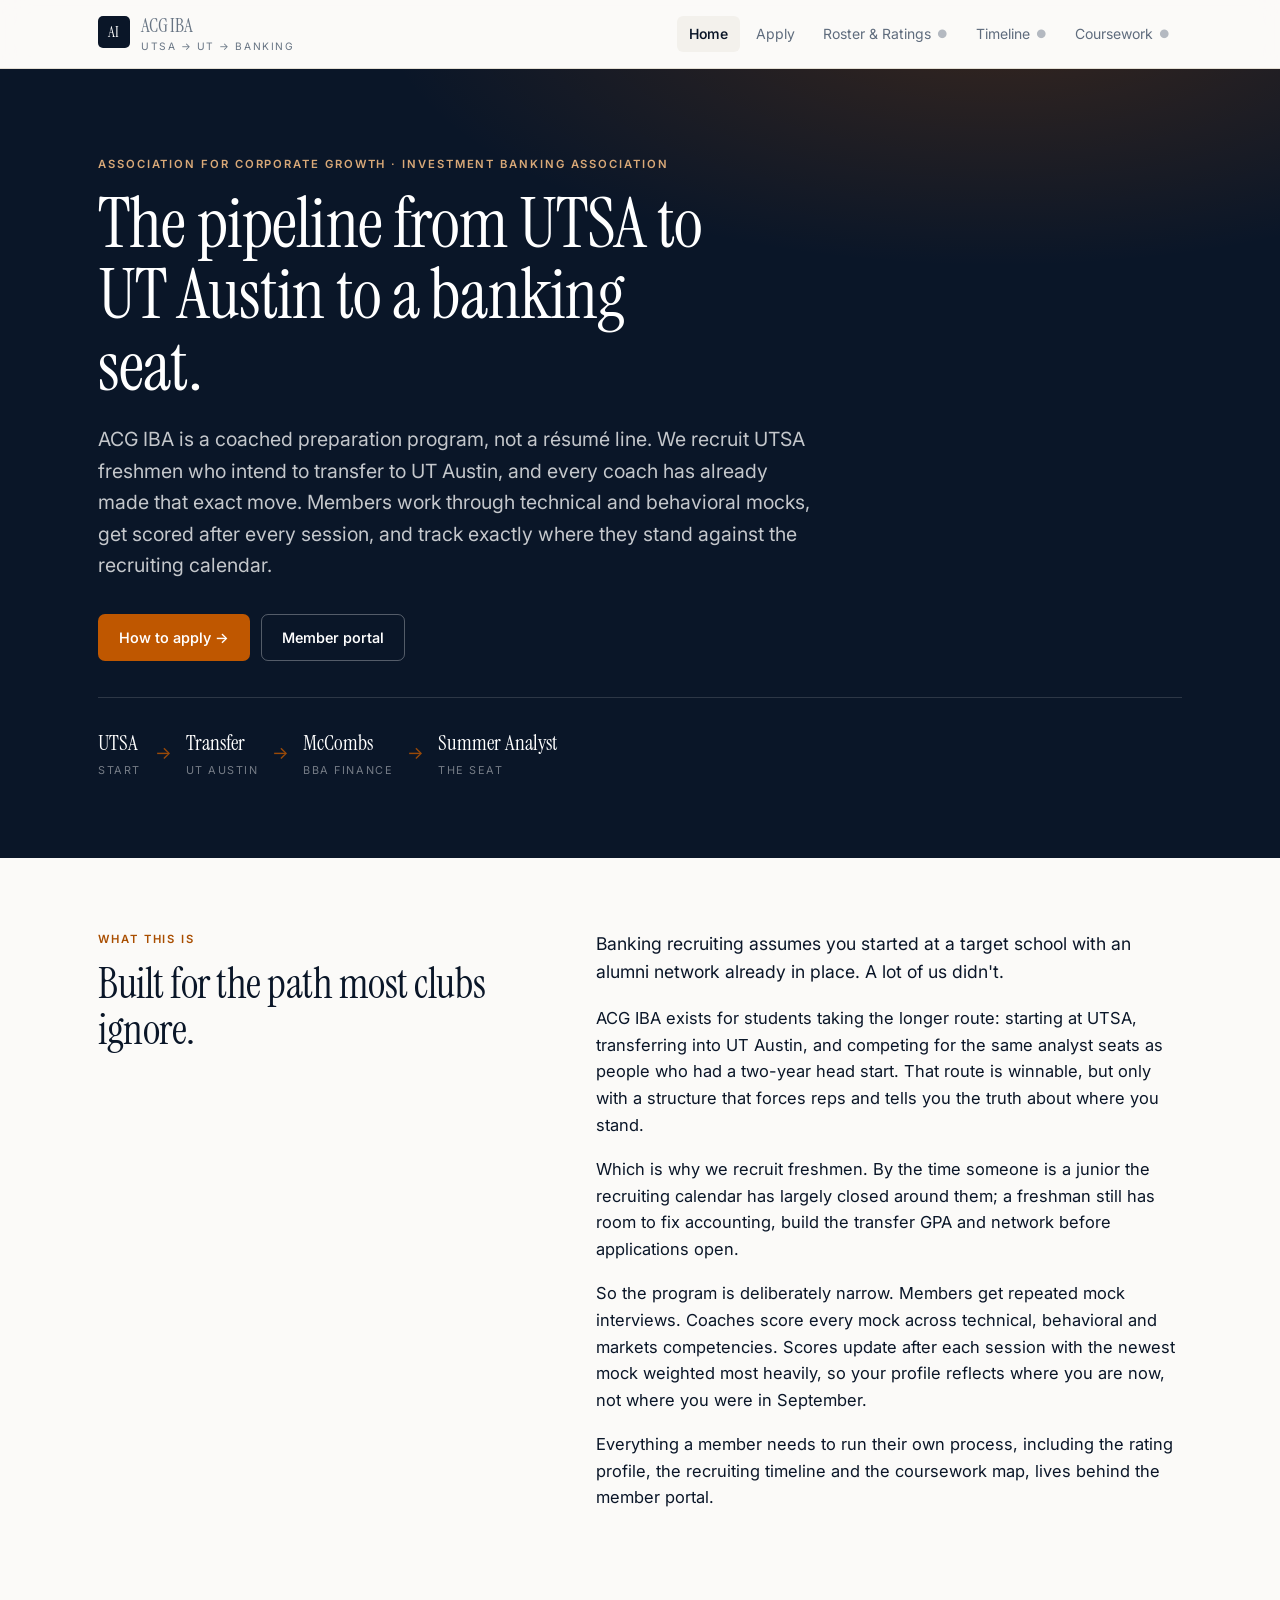
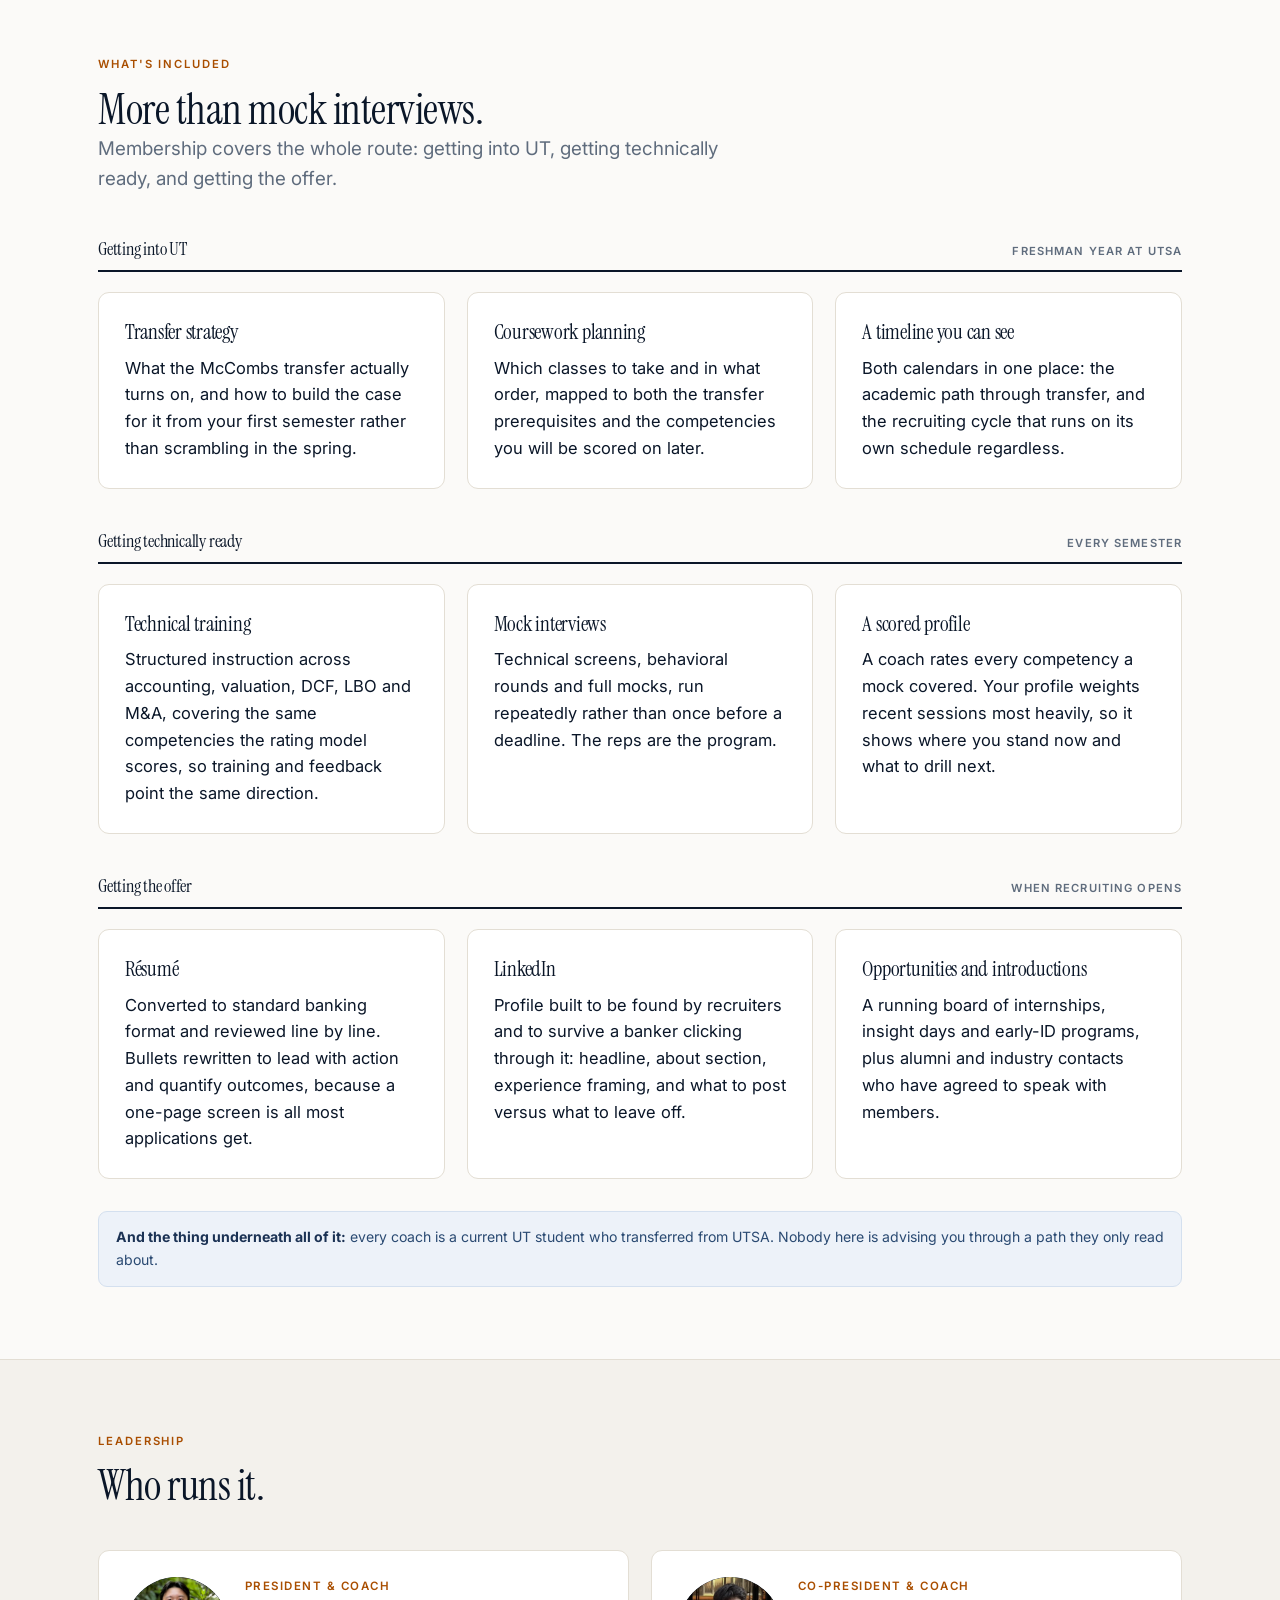
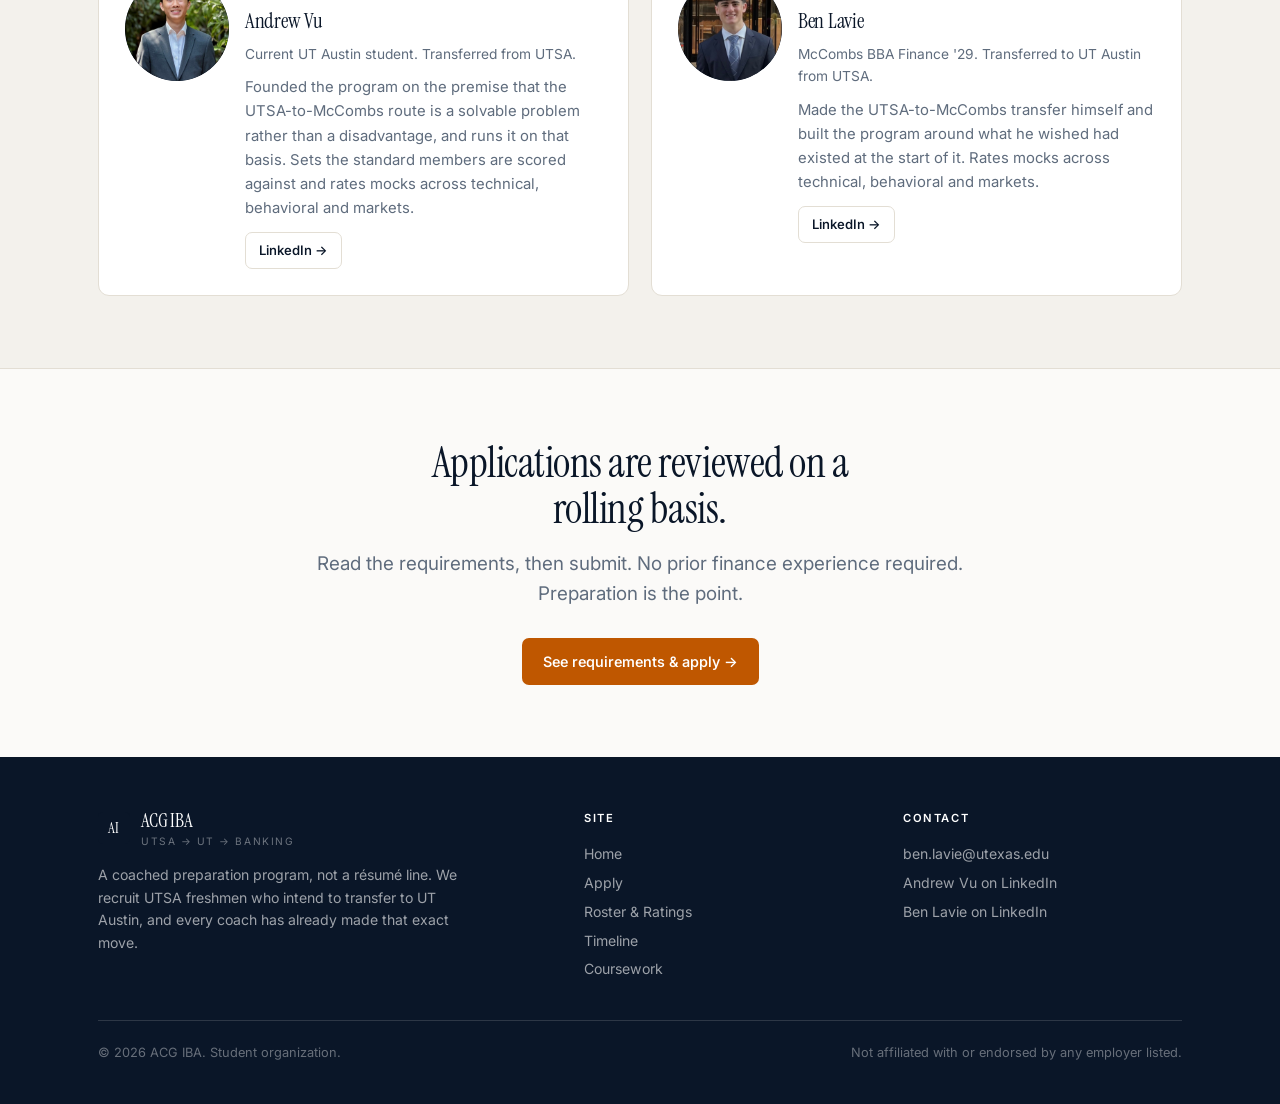
<file: index.html>
<!DOCTYPE html>
<html lang="en">
<head>
<meta charset="utf-8">
<meta name="viewport" content="width=device-width,initial-scale=1">
<title>ACG IBA | UTSA to UT Austin to Investment Banking</title>
<meta name="description" content="ACG IBA is a coached preparation program, not a resume line. We recruit UTSA freshmen who intend to transfer to UT Austin, and every coach has already made that exact move. Members work through technical and behavioral mocks and are scored after every session.">

<meta name="theme-color" content="#0A1628">
<link rel="icon" href="data:image/svg+xml,%3Csvg xmlns=%27http://www.w3.org/2000/svg%27 viewBox=%270 0 32 32%27%3E%3Crect width=%2732%27 height=%2732%27 rx=%276%27 fill=%27%230A1628%27/%3E%3Ctext x=%2716%27 y=%2722%27 font-family=%27Georgia,serif%27 font-size=%2715%27 fill=%27white%27 text-anchor=%27middle%27%3EAI%3C/text%3E%3C/svg%3E">
<meta property="og:type" content="website">
<meta property="og:site_name" content="ACG IBA">
<meta property="og:title" content="ACG IBA | UTSA to UT Austin to Investment Banking">
<meta property="og:description" content="ACG IBA is a coached preparation program, not a resume line. We recruit UTSA freshmen who intend to transfer to UT Austin, and every coach has already made that exact move. Members work through technical and behavioral mocks and are scored after every session.">
<meta property="og:image" content="https://benlavie5-arch.github.io/acg-iba/img/og-cover.png">
<meta property="og:url" content="https://benlavie5-arch.github.io/acg-iba/">
<meta name="twitter:card" content="summary_large_image">
<link rel="preconnect" href="https://fonts.googleapis.com">
<link rel="preconnect" href="https://fonts.gstatic.com" crossorigin>
<link href="https://fonts.googleapis.com/css2?family=Instrument+Serif:ital@0;1&family=Inter:wght@400;500;600&display=swap" rel="stylesheet">
<link rel="stylesheet" href="assets/style.css">
</head>
<body>
<a class="skip" href="#main">Skip to main content</a>

<header class="topbar">
  <div class="wrap">
    <a class="brand" href="index.html">
      <span class="mark">AI</span>
      <span><b>ACG&nbsp;IBA</b><span>UTSA &rarr; UT &rarr; Banking</span></span>
    </a>
    <button class="navtoggle" aria-label="Menu" aria-expanded="false" aria-controls="mainnav">Menu</button>
    <nav class="main" id="mainnav" aria-label="Main">
      <a href="index.html">Home</a>
      <a href="apply.html">Apply</a>
      <a href="roster.html">Roster &amp; Ratings <span class="lk" aria-hidden="true">&#9679;</span><span class="vh"> (access code required)</span></a>
      <a href="timeline.html">Timeline <span class="lk" aria-hidden="true">&#9679;</span><span class="vh"> (access code required)</span></a>
      <a href="coursework.html">Coursework <span class="lk" aria-hidden="true">&#9679;</span><span class="vh"> (access code required)</span></a>
    </nav>
  </div>
</header>

<main id="main">
<section class="hero">
  <div class="wrap">
    <p class="eyebrow on-dark">Association for Corporate Growth &middot; Investment Banking Association</p>
    <h1>The pipeline from UTSA to UT Austin to a banking seat.</h1>
    <p class="lede">ACG IBA is a coached preparation program, not a résumé line. We recruit UTSA freshmen who intend to transfer to UT Austin, and every coach has already made that exact move. Members work through technical and behavioral mocks, get scored after every session, and track exactly where they stand against the recruiting calendar.</p>
    <div class="btnrow">
      <a class="btn btn-primary" href="apply.html">How to apply &rarr;</a>
      <a class="btn btn-ghost" href="roster.html">Member portal</a>
    </div>
    <div class="pipeline">
      <span class="node">UTSA<small>Start</small></span>
      <span class="arrow">&#8594;</span>
      <span class="node">Transfer<small>UT Austin</small></span>
      <span class="arrow">&#8594;</span>
      <span class="node">McCombs<small>BBA Finance</small></span>
      <span class="arrow">&#8594;</span>
      <span class="node">Summer Analyst<small>The seat</small></span>
    </div>
  </div>
</section>

<section>
  <div class="wrap">
    <div class="split">
      <div>
        <p class="eyebrow">What this is</p>
        <h2>Built for the path most clubs ignore.</h2>
      </div>
      <div>
        <p class="lede" style="color:var(--ink);font-size:1.1rem">Banking recruiting assumes you started at a target school with an alumni network already in place. A lot of us didn't.</p>
        <p>ACG IBA exists for students taking the longer route: starting at UTSA, transferring into UT Austin, and competing for the same analyst seats as people who had a two-year head start. That route is winnable, but only with a structure that forces reps and tells you the truth about where you stand.</p>
        <p>Which is why we recruit freshmen. By the time someone is a junior the recruiting calendar has largely closed around them; a freshman still has room to fix accounting, build the transfer GPA and network before applications open.</p>
        <p>So the program is deliberately narrow. Members get repeated mock interviews. Coaches score every mock across technical, behavioral and markets competencies. Scores update after each session with the newest mock weighted most heavily, so your profile reflects where you are now, not where you were in September.</p>
        <p class="mb0">Everything a member needs to run their own process, including the rating profile, the recruiting timeline and the coursework map, lives behind the member portal.</p>
      </div>
    </div>
  </div>
</section>


<section>
  <div class="wrap">
    <div class="sechead">
      <p class="eyebrow">What's included</p>
      <h2>More than mock interviews.</h2>
      <p class="lede">Membership covers the whole route: getting into UT, getting technically ready, and getting the offer.</p>
    </div>

    <div class="pillarhead"><h4>Getting into UT</h4><span class="pw">Freshman year at UTSA</span></div>
    <div class="grid g3" style="margin-top:20px;margin-bottom:38px">
      <div class="card">
        <h3>Transfer strategy</h3>
        <p class="mb0">What the McCombs transfer actually turns on, and how to build the case for it from your first semester rather than scrambling in the spring.</p>
      </div>
      <div class="card">
        <h3>Coursework planning</h3>
        <p class="mb0">Which classes to take and in what order, mapped to both the transfer prerequisites and the competencies you will be scored on later.</p>
      </div>
      <div class="card">
        <h3>A timeline you can see</h3>
        <p class="mb0">Both calendars in one place: the academic path through transfer, and the recruiting cycle that runs on its own schedule regardless.</p>
      </div>
    </div>

    <div class="pillarhead"><h4>Getting technically ready</h4><span class="pw">Every semester</span></div>
    <div class="grid g3" style="margin-top:20px;margin-bottom:38px">
      <div class="card">
        <h3>Technical training</h3>
        <p class="mb0">Structured instruction across accounting, valuation, DCF, LBO and M&amp;A, covering the same competencies the rating model scores, so training and feedback point the same direction.</p>
      </div>
      <div class="card">
        <h3>Mock interviews</h3>
        <p class="mb0">Technical screens, behavioral rounds and full mocks, run repeatedly rather than once before a deadline. The reps are the program.</p>
      </div>
      <div class="card">
        <h3>A scored profile</h3>
        <p class="mb0">A coach rates every competency a mock covered. Your profile weights recent sessions most heavily, so it shows where you stand now and what to drill next.</p>
      </div>
    </div>

    <div class="pillarhead"><h4>Getting the offer</h4><span class="pw">When recruiting opens</span></div>
    <div class="grid g3" style="margin-top:20px">
      <div class="card">
        <h3>R&eacute;sum&eacute;</h3>
        <p class="mb0">Converted to standard banking format and reviewed line by line. Bullets rewritten to lead with action and quantify outcomes, because a one-page screen is all most applications get.</p>
      </div>
      <div class="card">
        <h3>LinkedIn</h3>
        <p class="mb0">Profile built to be found by recruiters and to survive a banker clicking through it: headline, about section, experience framing, and what to post versus what to leave off.</p>
      </div>
      <div class="card">
        <h3>Opportunities and introductions</h3>
        <p class="mb0">A running board of internships, insight days and early-ID programs, plus alumni and industry contacts who have agreed to speak with members.</p>
      </div>
    </div>

    <div class="note info mt32">
      <b>And the thing underneath all of it:</b> every coach is a current UT student who transferred from UTSA. Nobody here is advising you through a path they only read about.
    </div>
  </div>
</section>

<section class="alt">
  <div class="wrap">
    <div class="sechead">
      <p class="eyebrow">Leadership</p>
      <h2>Who runs it.</h2>
    </div>
    <div class="grid g2">
      <div class="card">
        <div class="person">
          <div class="avatar xl"><span>AV</span><img src="img/andrew-vu.jpg" alt="Andrew Vu" onerror="this.remove()"></div>
          <div>
            <p class="role">President &amp; Coach</p>
            <h3>Andrew Vu</h3>
            <p class="small" style="margin:6px 0 0">Current UT Austin student. Transferred from UTSA.</p>
            <p style="font-size:.93rem;margin:10px 0 0;color:var(--muted)">Founded the program on the premise that the UTSA-to-McCombs route is a solvable problem rather than a disadvantage, and runs it on that basis. Sets the standard members are scored against and rates mocks across technical, behavioral and markets.</p>
            <a class="btn btn-outline btn-sm" style="margin-top:12px" href="https://www.linkedin.com/in/andrew-q-vu/" target="_blank" rel="noopener">LinkedIn &rarr;</a>
          </div>
        </div>
      </div>
      <div class="card">
        <div class="person">
          <div class="avatar xl"><span>BL</span><img src="img/ben-lavie.jpg" alt="Ben Lavie" onerror="this.remove()"></div>
          <div>
            <p class="role">Co-President &amp; Coach</p>
            <h3>Ben Lavie</h3>
            <p class="small" style="margin:6px 0 0">McCombs BBA Finance '29. Transferred to UT Austin from UTSA.</p>
            <p style="font-size:.93rem;margin:10px 0 0;color:var(--muted)">Made the UTSA-to-McCombs transfer himself and built the program around what he wished had existed at the start of it. Rates mocks across technical, behavioral and markets.</p>
            <a class="btn btn-outline btn-sm" style="margin-top:12px" href="https://www.linkedin.com/in/ben-lavie-a96319313/" target="_blank" rel="noopener">LinkedIn &rarr;</a>
          </div>
        </div>
      </div>
    </div>
  </div>
</section>

<section>
  <div class="wrap" style="text-align:center">
    <h2 style="max-width:24ch;margin:0 auto 16px">Applications are reviewed on a rolling basis.</h2>
    <p class="lede" style="margin:0 auto 28px">Read the requirements, then submit. No prior finance experience required. Preparation is the point.</p>
    <a class="btn btn-primary" href="apply.html">See requirements &amp; apply &rarr;</a>
  </div>
</section>


</main>

<footer>
  <div class="wrap">
    <div class="cols">
      <div>
        <div class="brand" style="margin-bottom:14px">
          <span class="mark">AI</span>
          <span><b style="color:#fff">ACG&nbsp;IBA</b><span style="color:rgba(255,255,255,.4)">UTSA &rarr; UT &rarr; Banking</span></span>
        </div>
        <p style="max-width:40ch;margin:0">A coached preparation program, not a r&eacute;sum&eacute; line. We recruit UTSA freshmen who intend to transfer to UT Austin, and every coach has already made that exact move.</p>
      </div>
      <div>
        <h4>Site</h4>
        <a href="index.html">Home</a>
        <a href="apply.html">Apply</a>
        <a href="roster.html">Roster &amp; Ratings</a>
        <a href="timeline.html">Timeline</a>
        <a href="coursework.html">Coursework</a>
      </div>
      <div>
        <h4>Contact</h4>
        <a href="mailto:ben.lavie@utexas.edu">ben.lavie@utexas.edu</a>
        <a href="https://www.linkedin.com/in/andrew-q-vu/" target="_blank" rel="noopener">Andrew Vu on LinkedIn</a>
        <a href="https://www.linkedin.com/in/ben-lavie-a96319313/" target="_blank" rel="noopener">Ben Lavie on LinkedIn</a>
      </div>
    </div>
    <div class="base">
      <span>&copy; <span id="yr"></span> ACG IBA. Student organization.</span>
      <span>Not affiliated with or endorsed by any employer listed.</span>
    </div>
  </div>
</footer>
<script src="assets/app.js"></script>
<script>document.getElementById("yr").textContent=new Date().getFullYear();</script>
</body></html>
</file>
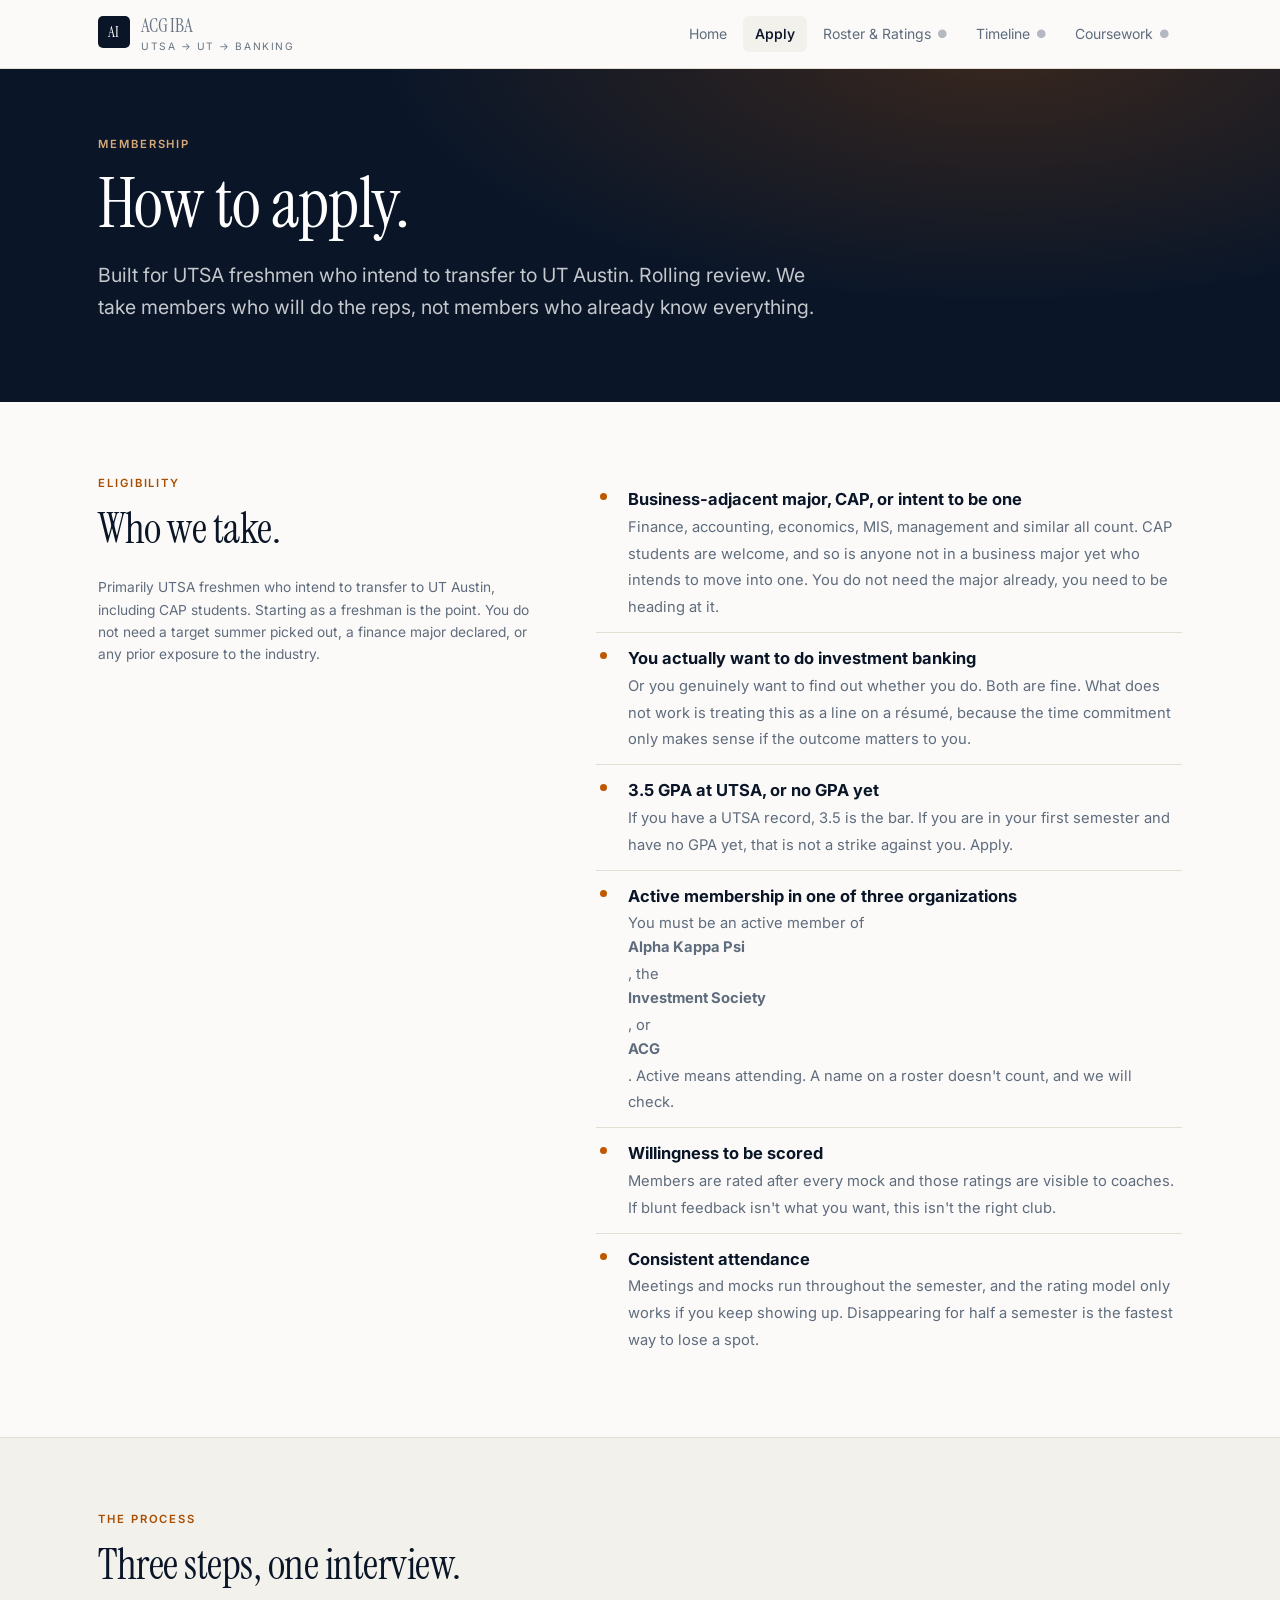
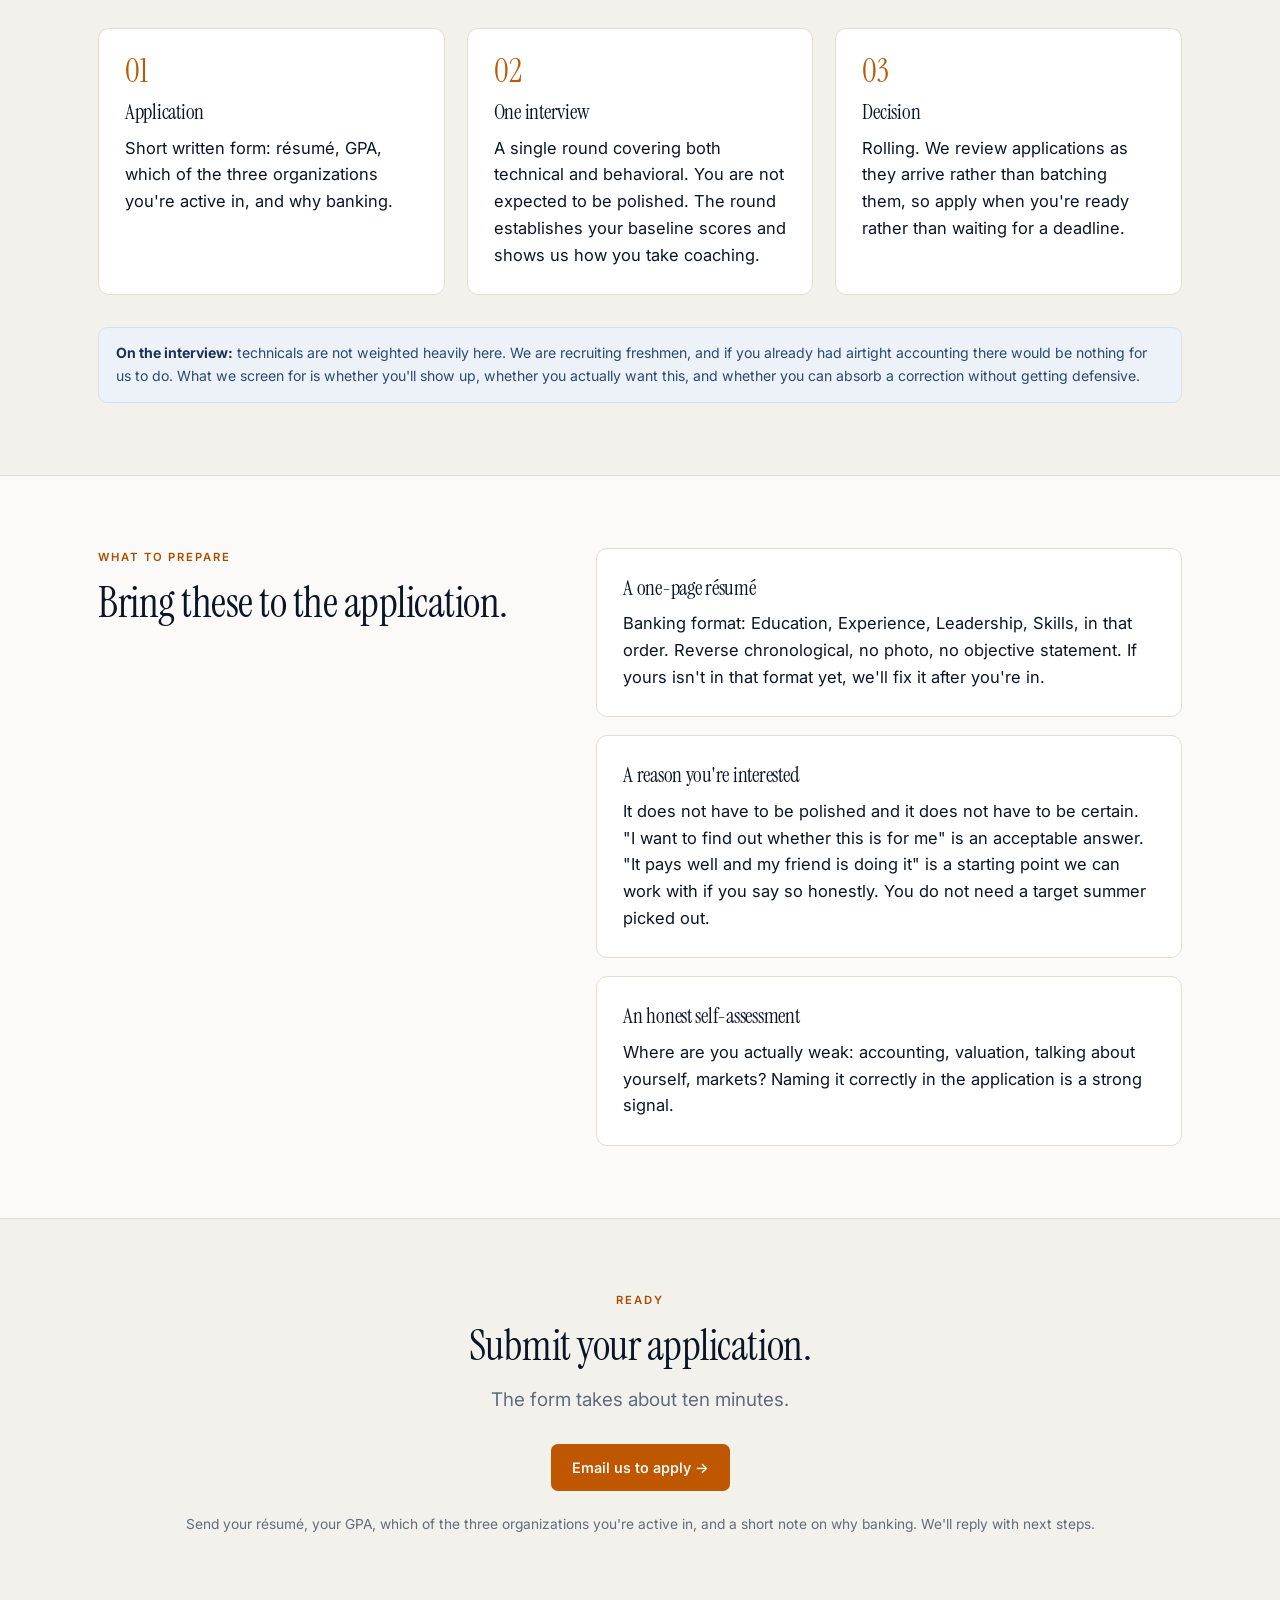
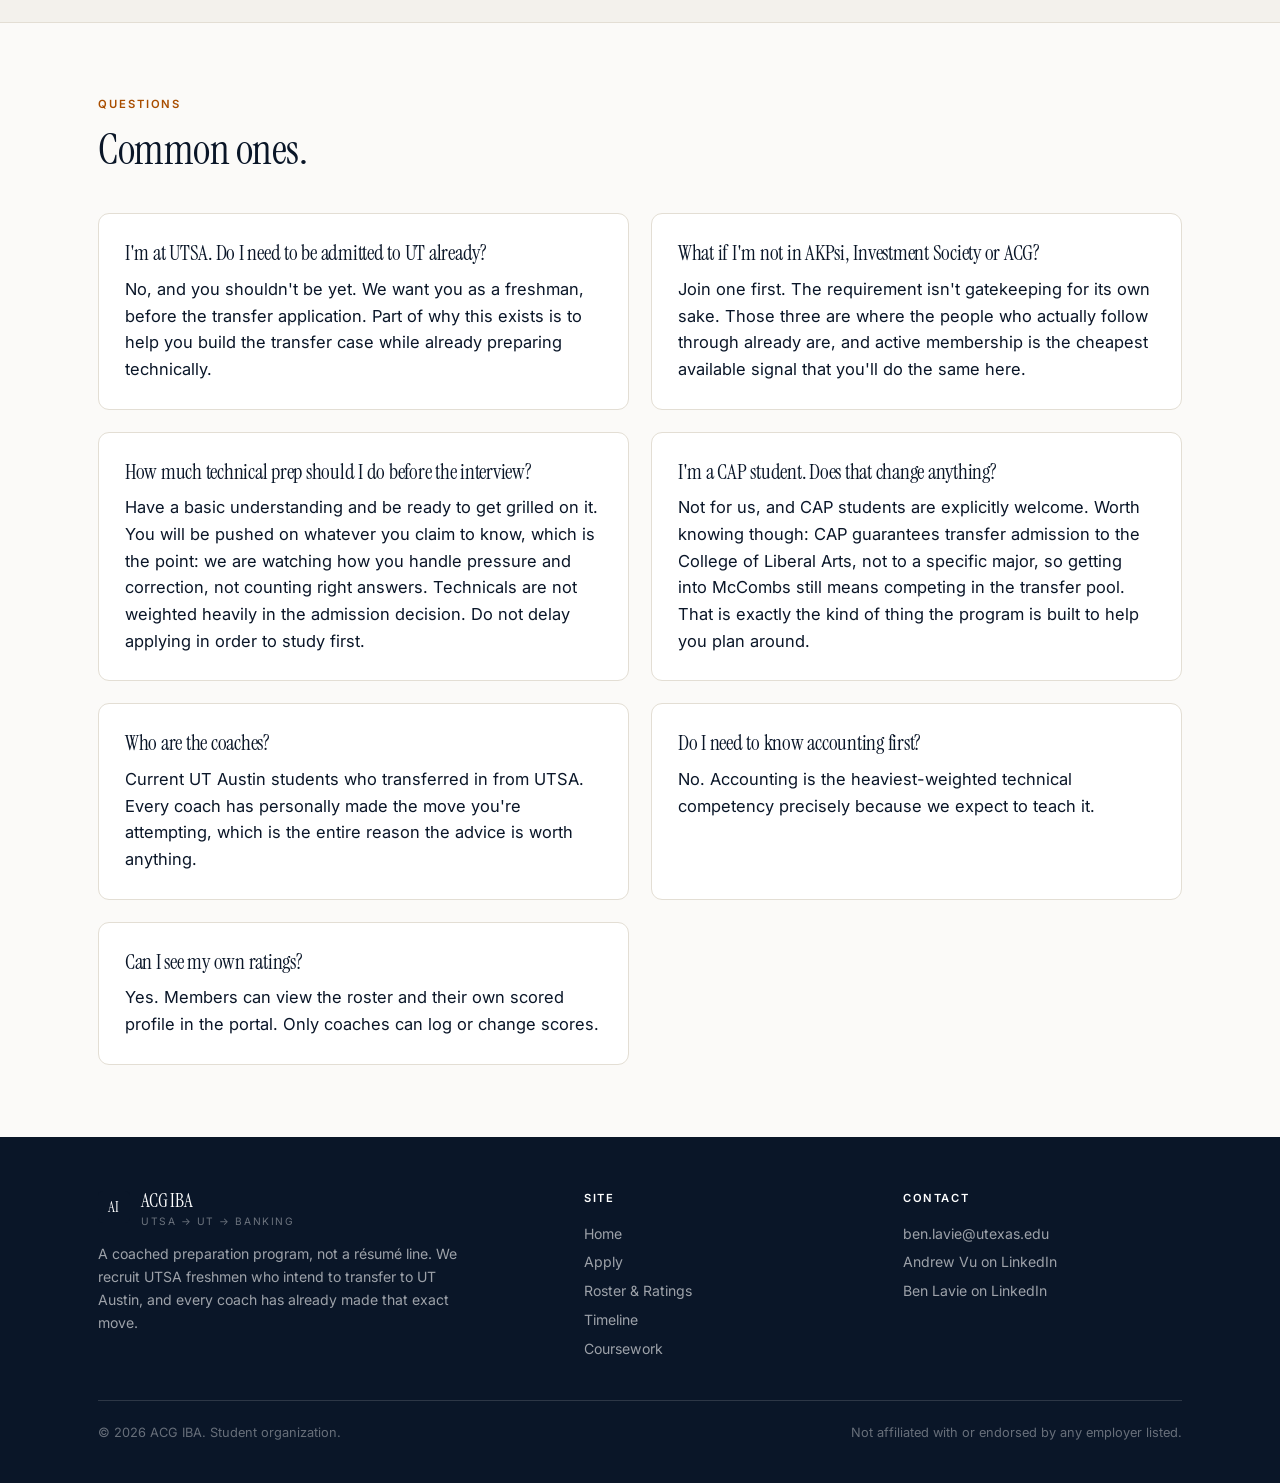
<file: apply.html>
<!DOCTYPE html>
<html lang="en">
<head>
<meta charset="utf-8">
<meta name="viewport" content="width=device-width,initial-scale=1">
<title>Apply | ACG IBA</title>
<meta name="description" content="ACG IBA is a coached preparation program, not a resume line. We recruit UTSA freshmen who intend to transfer to UT Austin, and every coach has already made that exact move. Members work through technical and behavioral mocks and are scored after every session.">

<meta name="theme-color" content="#0A1628">
<link rel="icon" href="data:image/svg+xml,%3Csvg xmlns=%27http://www.w3.org/2000/svg%27 viewBox=%270 0 32 32%27%3E%3Crect width=%2732%27 height=%2732%27 rx=%276%27 fill=%27%230A1628%27/%3E%3Ctext x=%2716%27 y=%2722%27 font-family=%27Georgia,serif%27 font-size=%2715%27 fill=%27white%27 text-anchor=%27middle%27%3EAI%3C/text%3E%3C/svg%3E">
<meta property="og:type" content="website">
<meta property="og:site_name" content="ACG IBA">
<meta property="og:title" content="Apply | ACG IBA">
<meta property="og:description" content="ACG IBA is a coached preparation program, not a resume line. We recruit UTSA freshmen who intend to transfer to UT Austin, and every coach has already made that exact move. Members work through technical and behavioral mocks and are scored after every session.">
<meta property="og:image" content="https://benlavie5-arch.github.io/acg-iba/img/og-cover.png">
<meta property="og:url" content="https://benlavie5-arch.github.io/acg-iba/apply.html">
<meta name="twitter:card" content="summary_large_image">
<link rel="preconnect" href="https://fonts.googleapis.com">
<link rel="preconnect" href="https://fonts.gstatic.com" crossorigin>
<link href="https://fonts.googleapis.com/css2?family=Instrument+Serif:ital@0;1&family=Inter:wght@400;500;600&display=swap" rel="stylesheet">
<link rel="stylesheet" href="assets/style.css">
</head>
<body>
<a class="skip" href="#main">Skip to main content</a>

<header class="topbar">
  <div class="wrap">
    <a class="brand" href="index.html">
      <span class="mark">AI</span>
      <span><b>ACG&nbsp;IBA</b><span>UTSA &rarr; UT &rarr; Banking</span></span>
    </a>
    <button class="navtoggle" aria-label="Menu" aria-expanded="false" aria-controls="mainnav">Menu</button>
    <nav class="main" id="mainnav" aria-label="Main">
      <a href="index.html">Home</a>
      <a href="apply.html">Apply</a>
      <a href="roster.html">Roster &amp; Ratings <span class="lk" aria-hidden="true">&#9679;</span><span class="vh"> (access code required)</span></a>
      <a href="timeline.html">Timeline <span class="lk" aria-hidden="true">&#9679;</span><span class="vh"> (access code required)</span></a>
      <a href="coursework.html">Coursework <span class="lk" aria-hidden="true">&#9679;</span><span class="vh"> (access code required)</span></a>
    </nav>
  </div>
</header>

<main id="main">
<section class="hero" style="padding:66px 0 58px">
  <div class="wrap">
    <p class="eyebrow on-dark">Membership</p>
    <h1 style="max-width:22ch">How to apply.</h1>
    <p class="lede">Built for UTSA freshmen who intend to transfer to UT Austin. Rolling review. We take members who will do the reps, not members who already know everything.</p>
  </div>
</section>

<section>
  <div class="wrap">
    <div class="split">
      <div>
        <p class="eyebrow">Eligibility</p>
        <h2>Who we take.</h2>
        <p class="small mt24">Primarily UTSA freshmen who intend to transfer to UT Austin, including CAP students. Starting as a freshman is the point. You do not need a target summer picked out, a finance major declared, or any prior exposure to the industry.</p>
      </div>
      <div>
        <ul class="checklist">
          <li><b>Business-adjacent major, CAP, or intent to be one</b><span>Finance, accounting, economics, MIS, management and similar all count. CAP students are welcome, and so is anyone not in a business major yet who intends to move into one. You do not need the major already, you need to be heading at it.</span></li>
          <li><b>You actually want to do investment banking</b><span>Or you genuinely want to find out whether you do. Both are fine. What does not work is treating this as a line on a r&eacute;sum&eacute;, because the time commitment only makes sense if the outcome matters to you.</span></li>
          <li><b>3.5 GPA at UTSA, or no GPA yet</b><span>If you have a UTSA record, 3.5 is the bar. If you are in your first semester and have no GPA yet, that is not a strike against you. Apply.</span></li>
          <li><b>Active membership in one of three organizations</b><span>You must be an active member of <b>Alpha Kappa Psi</b>, the <b>Investment Society</b>, or <b>ACG</b>. Active means attending. A name on a roster doesn't count, and we will check.</span></li>
          <li><b>Willingness to be scored</b><span>Members are rated after every mock and those ratings are visible to coaches. If blunt feedback isn't what you want, this isn't the right club.</span></li>
          <li><b>Consistent attendance</b><span>Meetings and mocks run throughout the semester, and the rating model only works if you keep showing up. Disappearing for half a semester is the fastest way to lose a spot.</span></li>
        </ul>
      </div>
    </div>
  </div>
</section>

<section class="alt">
  <div class="wrap">
    <div class="sechead">
      <p class="eyebrow">The process</p>
      <h2>Three steps, one interview.</h2>
    </div>
    <div class="grid g3">
      <div class="card"><span class="num">01</span><h3>Application</h3><p>Short written form: résumé, GPA, which of the three organizations you're active in, and why banking.</p></div>
      <div class="card"><span class="num">02</span><h3>One interview</h3><p>A single round covering both technical and behavioral. You are not expected to be polished. The round establishes your baseline scores and shows us how you take coaching.</p></div>
      <div class="card"><span class="num">03</span><h3>Decision</h3><p>Rolling. We review applications as they arrive rather than batching them, so apply when you're ready rather than waiting for a deadline.</p></div>
    </div>
    <div class="note info mt32">
      <b>On the interview:</b> technicals are not weighted heavily here. We are recruiting freshmen, and if you already had airtight accounting there would be nothing for us to do. What we screen for is whether you'll show up, whether you actually want this, and whether you can absorb a correction without getting defensive.
    </div>
  </div>
</section>

<section>
  <div class="wrap">
    <div class="split">
      <div>
        <p class="eyebrow">What to prepare</p>
        <h2>Bring these to the application.</h2>
      </div>
      <div>
        <div class="card" style="margin-bottom:18px">
          <h3>A one-page résumé</h3>
          <p class="mb0">Banking format: Education, Experience, Leadership, Skills, in that order. Reverse chronological, no photo, no objective statement. If yours isn't in that format yet, we'll fix it after you're in.</p>
        </div>
        <div class="card" style="margin-bottom:18px">
          <h3>A reason you're interested</h3>
          <p class="mb0">It does not have to be polished and it does not have to be certain. "I want to find out whether this is for me" is an acceptable answer. "It pays well and my friend is doing it" is a starting point we can work with if you say so honestly. You do not need a target summer picked out.</p>
        </div>
        <div class="card">
          <h3>An honest self-assessment</h3>
          <p class="mb0">Where are you actually weak: accounting, valuation, talking about yourself, markets? Naming it correctly in the application is a strong signal.</p>
        </div>
      </div>
    </div>
  </div>
</section>

<section class="alt">
  <div class="wrap" style="text-align:center">
    <p class="eyebrow">Ready</p>
    <h2 style="max-width:26ch;margin:0 auto 16px">Submit your application.</h2>
    <p class="lede" style="margin:0 auto 28px">The form takes about ten minutes.</p>
    <a class="btn btn-primary" href="mailto:ben.lavie@utexas.edu?subject=ACG%20IBA%20application">Email us to apply &rarr;</a>
    <p class="small" style="margin-top:22px">Send your r&eacute;sum&eacute;, your GPA, which of the three organizations you're active in, and a short note on why banking. We'll reply with next steps.</p>
  </div>
</section>

<section>
  <div class="wrap">
    <div class="sechead"><p class="eyebrow">Questions</p><h2>Common ones.</h2></div>
    <div class="grid g2">
      <div class="card"><h3>I'm at UTSA. Do I need to be admitted to UT already?</h3><p class="mb0">No, and you shouldn't be yet. We want you as a freshman, before the transfer application. Part of why this exists is to help you build the transfer case while already preparing technically.</p></div>
      <div class="card"><h3>What if I'm not in AKPsi, Investment Society or ACG?</h3><p class="mb0">Join one first. The requirement isn't gatekeeping for its own sake. Those three are where the people who actually follow through already are, and active membership is the cheapest available signal that you'll do the same here.</p></div>
      <div class="card"><h3>How much technical prep should I do before the interview?</h3><p class="mb0">Have a basic understanding and be ready to get grilled on it. You will be pushed on whatever you claim to know, which is the point: we are watching how you handle pressure and correction, not counting right answers. Technicals are not weighted heavily in the admission decision. Do not delay applying in order to study first.</p></div>
      <div class="card"><h3>I'm a CAP student. Does that change anything?</h3><p class="mb0">Not for us, and CAP students are explicitly welcome. Worth knowing though: CAP guarantees transfer admission to the College of Liberal Arts, not to a specific major, so getting into McCombs still means competing in the transfer pool. That is exactly the kind of thing the program is built to help you plan around.</p></div>
      <div class="card"><h3>Who are the coaches?</h3><p class="mb0">Current UT Austin students who transferred in from UTSA. Every coach has personally made the move you're attempting, which is the entire reason the advice is worth anything.</p></div>
      <div class="card"><h3>Do I need to know accounting first?</h3><p class="mb0">No. Accounting is the heaviest-weighted technical competency precisely because we expect to teach it.</p></div>
      <div class="card"><h3>Can I see my own ratings?</h3><p class="mb0">Yes. Members can view the roster and their own scored profile in the portal. Only coaches can log or change scores.</p></div>
    </div>
  </div>
</section>
</main>

<footer>
  <div class="wrap">
    <div class="cols">
      <div>
        <div class="brand" style="margin-bottom:14px">
          <span class="mark">AI</span>
          <span><b style="color:#fff">ACG&nbsp;IBA</b><span style="color:rgba(255,255,255,.4)">UTSA &rarr; UT &rarr; Banking</span></span>
        </div>
        <p style="max-width:40ch;margin:0">A coached preparation program, not a r&eacute;sum&eacute; line. We recruit UTSA freshmen who intend to transfer to UT Austin, and every coach has already made that exact move.</p>
      </div>
      <div>
        <h4>Site</h4>
        <a href="index.html">Home</a>
        <a href="apply.html">Apply</a>
        <a href="roster.html">Roster &amp; Ratings</a>
        <a href="timeline.html">Timeline</a>
        <a href="coursework.html">Coursework</a>
      </div>
      <div>
        <h4>Contact</h4>
        <a href="mailto:ben.lavie@utexas.edu">ben.lavie@utexas.edu</a>
        <a href="https://www.linkedin.com/in/andrew-q-vu/" target="_blank" rel="noopener">Andrew Vu on LinkedIn</a>
        <a href="https://www.linkedin.com/in/ben-lavie-a96319313/" target="_blank" rel="noopener">Ben Lavie on LinkedIn</a>
      </div>
    </div>
    <div class="base">
      <span>&copy; <span id="yr"></span> ACG IBA. Student organization.</span>
      <span>Not affiliated with or endorsed by any employer listed.</span>
    </div>
  </div>
</footer>
<script src="assets/app.js"></script>
<script>document.getElementById("yr").textContent=new Date().getFullYear();</script>
</body></html>
</file>
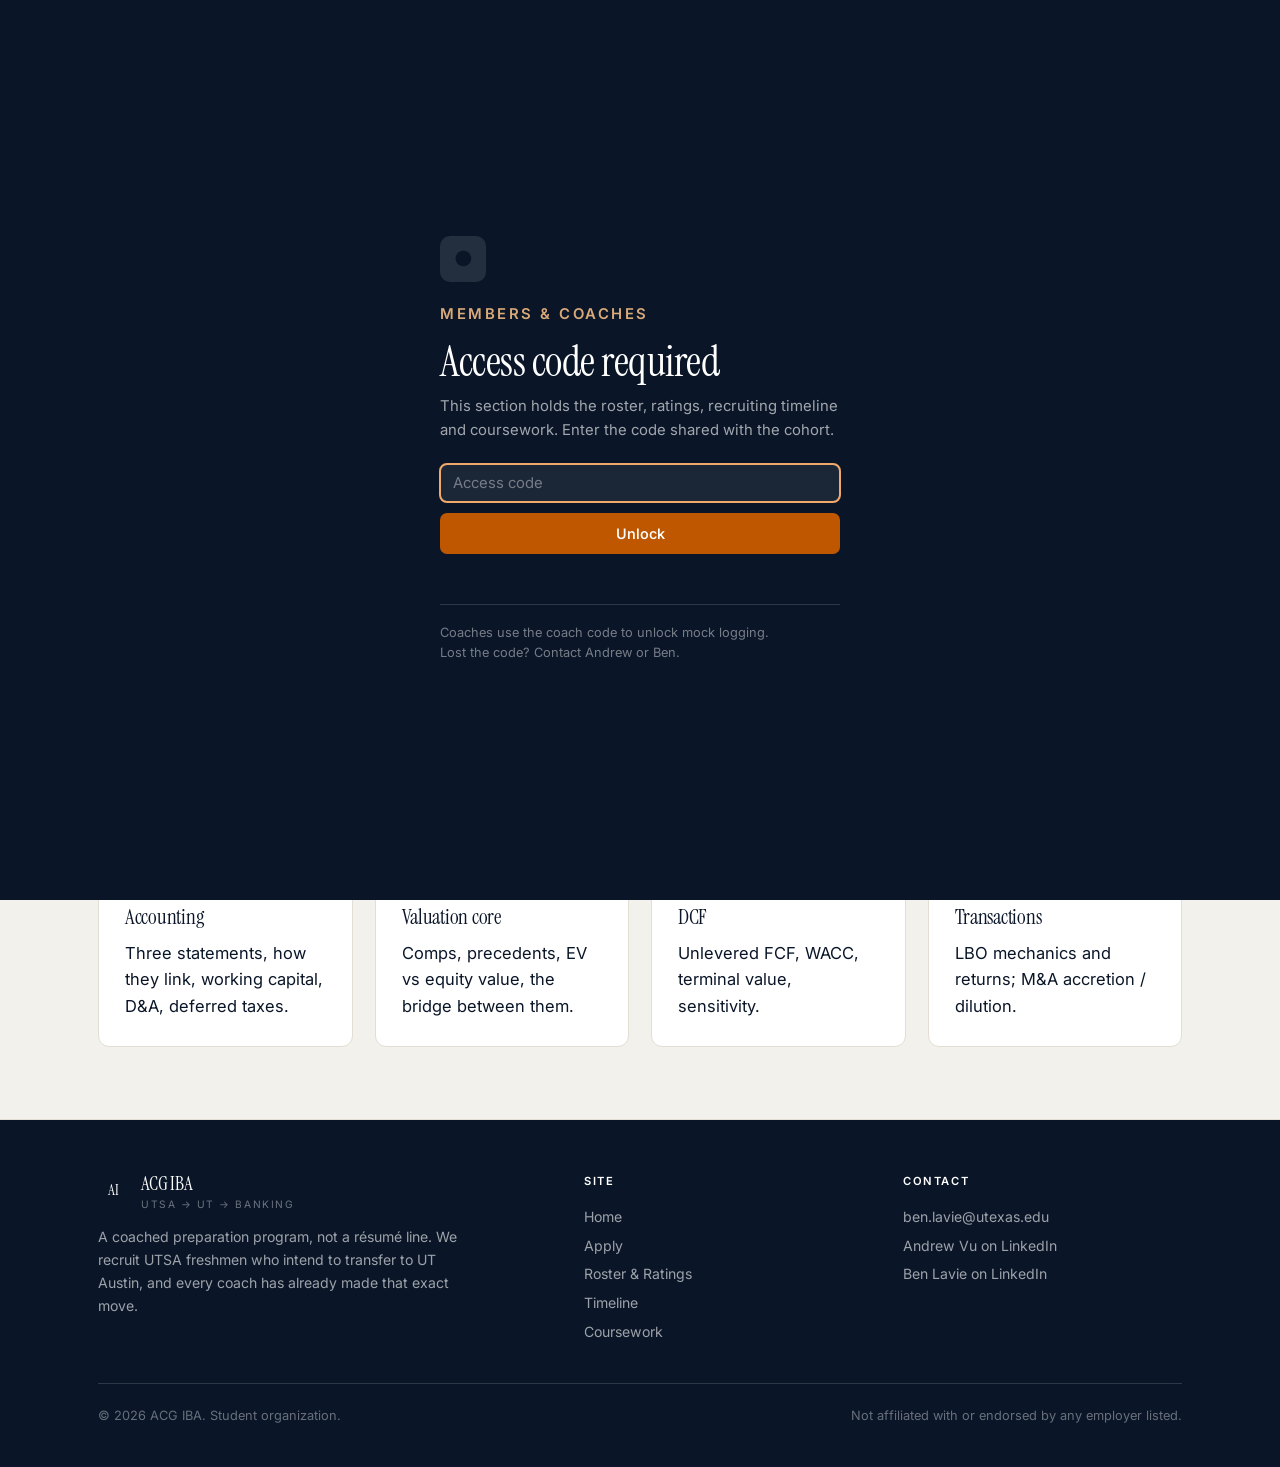
<file: coursework.html>
<!DOCTYPE html>
<html lang="en">
<head>
<meta charset="utf-8">
<meta name="viewport" content="width=device-width,initial-scale=1">
<title>Coursework | ACG IBA</title>
<meta name="description" content="ACG IBA is a coached preparation program, not a resume line. We recruit UTSA freshmen who intend to transfer to UT Austin, and every coach has already made that exact move. Members work through technical and behavioral mocks and are scored after every session.">

<meta name="theme-color" content="#0A1628">
<link rel="icon" href="data:image/svg+xml,%3Csvg xmlns=%27http://www.w3.org/2000/svg%27 viewBox=%270 0 32 32%27%3E%3Crect width=%2732%27 height=%2732%27 rx=%276%27 fill=%27%230A1628%27/%3E%3Ctext x=%2716%27 y=%2722%27 font-family=%27Georgia,serif%27 font-size=%2715%27 fill=%27white%27 text-anchor=%27middle%27%3EAI%3C/text%3E%3C/svg%3E">
<meta property="og:type" content="website">
<meta property="og:site_name" content="ACG IBA">
<meta property="og:title" content="Coursework | ACG IBA">
<meta property="og:description" content="ACG IBA is a coached preparation program, not a resume line. We recruit UTSA freshmen who intend to transfer to UT Austin, and every coach has already made that exact move. Members work through technical and behavioral mocks and are scored after every session.">
<meta property="og:image" content="https://benlavie5-arch.github.io/acg-iba/img/og-cover.png">
<meta property="og:url" content="https://benlavie5-arch.github.io/acg-iba/coursework.html">
<meta name="twitter:card" content="summary_large_image">
<link rel="preconnect" href="https://fonts.googleapis.com">
<link rel="preconnect" href="https://fonts.gstatic.com" crossorigin>
<link href="https://fonts.googleapis.com/css2?family=Instrument+Serif:ital@0;1&family=Inter:wght@400;500;600&display=swap" rel="stylesheet">
<link rel="stylesheet" href="assets/style.css">
</head>
<body>
<a class="skip" href="#main">Skip to main content</a>

<header class="topbar">
  <div class="wrap">
    <a class="brand" href="index.html">
      <span class="mark">AI</span>
      <span><b>ACG&nbsp;IBA</b><span>UTSA &rarr; UT &rarr; Banking</span></span>
    </a>
    <button class="navtoggle" aria-label="Menu" aria-expanded="false" aria-controls="mainnav">Menu</button>
    <nav class="main" id="mainnav" aria-label="Main">
      <a href="index.html">Home</a>
      <a href="apply.html">Apply</a>
      <a href="roster.html">Roster &amp; Ratings <span class="lk" aria-hidden="true">&#9679;</span><span class="vh"> (access code required)</span></a>
      <a href="timeline.html">Timeline <span class="lk" aria-hidden="true">&#9679;</span><span class="vh"> (access code required)</span></a>
      <a href="coursework.html">Coursework <span class="lk" aria-hidden="true">&#9679;</span><span class="vh"> (access code required)</span></a>
    </nav>
  </div>
</header>

<main id="main">
<section class="tight" style="padding-top:40px">
  <div class="wrap">
    <p class="eyebrow">Member portal</p>
    <h1 style="font-size:clamp(2rem,4.4vw,3rem)">Coursework</h1>
    <p class="lede">Study materials for every rated competency, plus the coursework and drills that build it. Open a deck and read it through.</p>
    <div class="whoami" id="whoami"></div>
  </div>
</section>

<section class="tight" style="padding-top:8px">
  <div class="wrap">
    <div class="flex" style="gap:18px">
      <span class="pill" id="matCount"></span>
      <span class="small">Weights shown are each competency's share of its pillar, so they tell you where study time has the most leverage.</span>
    </div>
  </div>
</section>

<section style="padding-top:36px">
  <div class="wrap">
    <div id="mapHost"></div>
  </div>
</section>

<section class="alt">
  <div class="wrap">
    <div class="split">
      <div>
        <p class="eyebrow">Sequencing</p>
        <h2>Order matters more than volume.</h2>
      </div>
      <div>
        <p>Accounting is the heaviest-weighted technical competency because everything else depends on it. You cannot build a credible DCF without understanding how the statements connect, and you cannot defend an LBO without understanding debt schedules.</p>
        <p class="mb0">So the sequence is fixed: accounting, then valuation fundamentals, then DCF, then enterprise value mechanics, then M&amp;A and LBO. Markets runs in parallel the whole way. It is a habit, not a unit.</p>
      </div>
    </div>
    <div class="grid g4 mt32">
      <div class="card"><span class="num">01</span><h3>Accounting</h3><p>Three statements, how they link, working capital, D&amp;A, deferred taxes.</p></div>
      <div class="card"><span class="num">02</span><h3>Valuation core</h3><p>Comps, precedents, EV vs equity value, the bridge between them.</p></div>
      <div class="card"><span class="num">03</span><h3>DCF</h3><p>Unlevered FCF, WACC, terminal value, sensitivity.</p></div>
      <div class="card"><span class="num">04</span><h3>Transactions</h3><p>LBO mechanics and returns; M&amp;A accretion / dilution.</p></div>
    </div>
  </div>
</section>

<script>
/* Coursework and drills per competency. Study materials are loaded separately
   from data/materials.json so decks can be added without touching this file. */
const STUDY = {
  accounting:{course:"Financial Accounting",drills:"Three-statement linkage drills; walk 'depreciation increases by $10' end to end; working capital effects on cash flow."},
  corpfin:{course:"Business Finance / Corporate Finance",drills:"Cost of capital, capital structure, NPV vs IRR, dividend and buyback effects."},
  bonds:{course:"Fixed Income / Debt Markets",drills:"Price-yield relationship, duration, credit spreads, why rates move debt pricing."},
  lbo:{course:"Self-study + modeling sessions",drills:"Paper LBO under five minutes; sources and uses; debt paydown and returns attribution."},
  mna:{course:"Mergers &amp; Acquisitions",drills:"Accretion / dilution math; cash vs stock consideration; synergies and purchase accounting."},
  dcf:{course:"Valuation",drills:"Build an unlevered FCF bridge from EBITDA; WACC from scratch; terminal value both methods."},
  ev:{course:"Covered in valuation coursework",drills:"EV to equity value bridge in both directions; which multiples pair with which metric and why."},
  valuation:{course:"Valuation",drills:"Comps set construction and defence; football field; when each method misleads."},
  speaking:{course:"Business Communication",drills:"Record yourself; 90-second 'walk me through your r\u00e9sum\u00e9'; eliminate filler words."},
  stories:{course:"Coached behavioral mocks",drills:"Three stories covering leadership, failure and teamwork; one 'why banking' that survives three follow-ups."},
  puzzles:{course:"Practice under time pressure",drills:"Talk through your reasoning out loud; estimate before you calculate; state assumptions as you go. The method is what is scored, not the number."},
  market:{course:"Investments / Portfolio Theory",drills:"Daily market reading; one defensible stock pitch; know where rates, indices and oil sit today."}
};

let MATERIALS = {};

document.addEventListener("DOMContentLoaded",()=>{
  requireAccess(async role=>{
    const badge = role==="coach"?'<span class="pill coach">Coach access</span>':'<span class="pill">Member access</span>';
    document.getElementById("whoami").innerHTML = badge +
      ' <button type="button" id="signout" class="linklike">Sign out</button>';
    document.getElementById("signout").addEventListener("click",signOut);

    try{
      const r=await fetch("data/materials.json",{cache:"no-store"});
      if(r.ok) MATERIALS=(await r.json()).materials||{};
    }catch(e){ console.warn("[acgiba] materials.json unreachable:",e.message); }

    renderMap();
  });
});

function materialLinks(key){
  const list = MATERIALS[key]||[];
  if(!list.length){
    return '<p class="small" style="margin:12px 0 0;color:var(--muted-light)">No materials posted yet.</p>';
  }
  return '<div style="margin-top:14px">' + list.map(m=>{
    /* only allow site-relative paths, so a bad entry cannot inject a link */
    const safe = /^(files|assets|data)\//.test(m.file||"") ? m.file : "";
    const meta = [m.kind, m.pages?m.pages+" pages":""].filter(Boolean).map(esc).join(" &middot; ");
    const inner = `<b>${esc(m.title)||"Untitled"}</b>`
      + (meta?`<span class="small" style="display:block;color:var(--muted)">${meta}</span>`:"")
      + (m.note?`<span class="small" style="display:block;color:var(--muted)">${esc(m.note)}</span>`:"");
    return safe
      ? `<a class="matlink" href="${esc(safe)}" target="_blank" rel="noopener">
           <span class="maticon" aria-hidden="true">PDF</span><span>${inner}</span></a>`
      : `<div class="matlink" style="opacity:.5">
           <span class="maticon" aria-hidden="true">PDF</span><span>${inner}</span></div>`;
  }).join("") + '</div>';
}

function renderMap(){
  let total=0;
  document.getElementById("mapHost").innerHTML=Object.entries(MODEL).map(([pk,p])=>{
    const sum=Object.values(p.subs).reduce((a,s)=>a+s.weight,0);
    const cards=Object.entries(p.subs).map(([k,s])=>{
      const st=STUDY[k]||{course:"",drills:""};
      total += (MATERIALS[k]||[]).length;
      return `<div class="card">
        <div class="flex between" style="align-items:baseline;margin-bottom:9px">
          <h3 style="margin:0">${s.label}</h3>
          <span class="pill">${Math.round(s.weight/sum*1000)/10}% of pillar</span>
        </div>
        <p class="small" style="margin:0 0 4px"><b>Coursework</b></p>
        <p style="font-size:.92rem;margin:0 0 12px">${st.course}</p>
        <p class="small" style="margin:0 0 4px"><b>Drills</b></p>
        <p style="font-size:.92rem;margin:0;color:var(--muted)">${st.drills}</p>
        ${materialLinks(k)}
      </div>`;
    }).join("");
    return `<div style="margin-bottom:46px">
      <div class="pillarhead"><h4>${p.label} <span class="pw">${p.weight}% of overall</span></h4></div>
      <div class="grid g3" style="margin-top:20px">${cards}</div>
    </div>`;
  }).join("");

  document.getElementById("matCount").textContent =
    total===0 ? "No materials posted yet" :
    total+" material"+(total===1?"":"s")+" posted";
}
</script>
</main>

<footer>
  <div class="wrap">
    <div class="cols">
      <div>
        <div class="brand" style="margin-bottom:14px">
          <span class="mark">AI</span>
          <span><b style="color:#fff">ACG&nbsp;IBA</b><span style="color:rgba(255,255,255,.4)">UTSA &rarr; UT &rarr; Banking</span></span>
        </div>
        <p style="max-width:40ch;margin:0">A coached preparation program, not a r&eacute;sum&eacute; line. We recruit UTSA freshmen who intend to transfer to UT Austin, and every coach has already made that exact move.</p>
      </div>
      <div>
        <h4>Site</h4>
        <a href="index.html">Home</a>
        <a href="apply.html">Apply</a>
        <a href="roster.html">Roster &amp; Ratings</a>
        <a href="timeline.html">Timeline</a>
        <a href="coursework.html">Coursework</a>
      </div>
      <div>
        <h4>Contact</h4>
        <a href="mailto:ben.lavie@utexas.edu">ben.lavie@utexas.edu</a>
        <a href="https://www.linkedin.com/in/andrew-q-vu/" target="_blank" rel="noopener">Andrew Vu on LinkedIn</a>
        <a href="https://www.linkedin.com/in/ben-lavie-a96319313/" target="_blank" rel="noopener">Ben Lavie on LinkedIn</a>
      </div>
    </div>
    <div class="base">
      <span>&copy; <span id="yr"></span> ACG IBA. Student organization.</span>
      <span>Not affiliated with or endorsed by any employer listed.</span>
    </div>
  </div>
</footer>
<script src="assets/app.js"></script>
<script>document.getElementById("yr").textContent=new Date().getFullYear();</script>
</body></html>
</file>
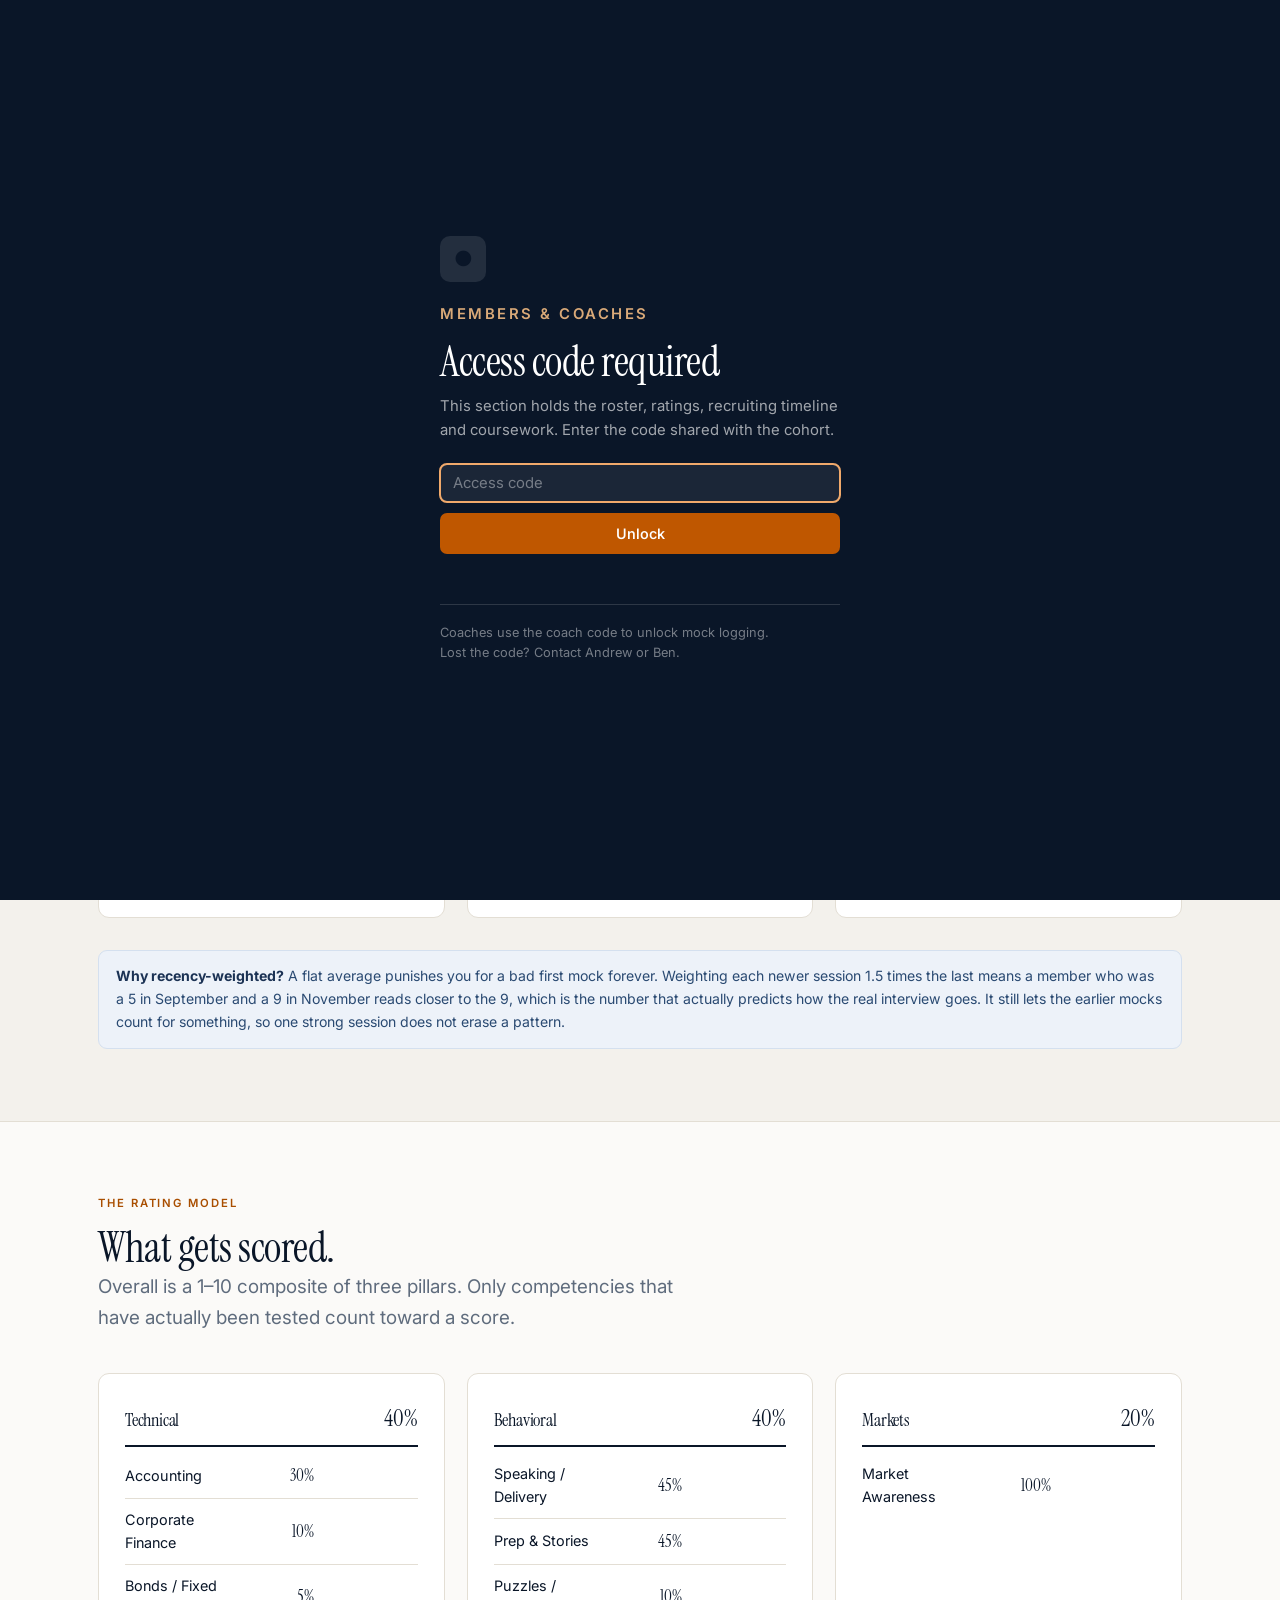
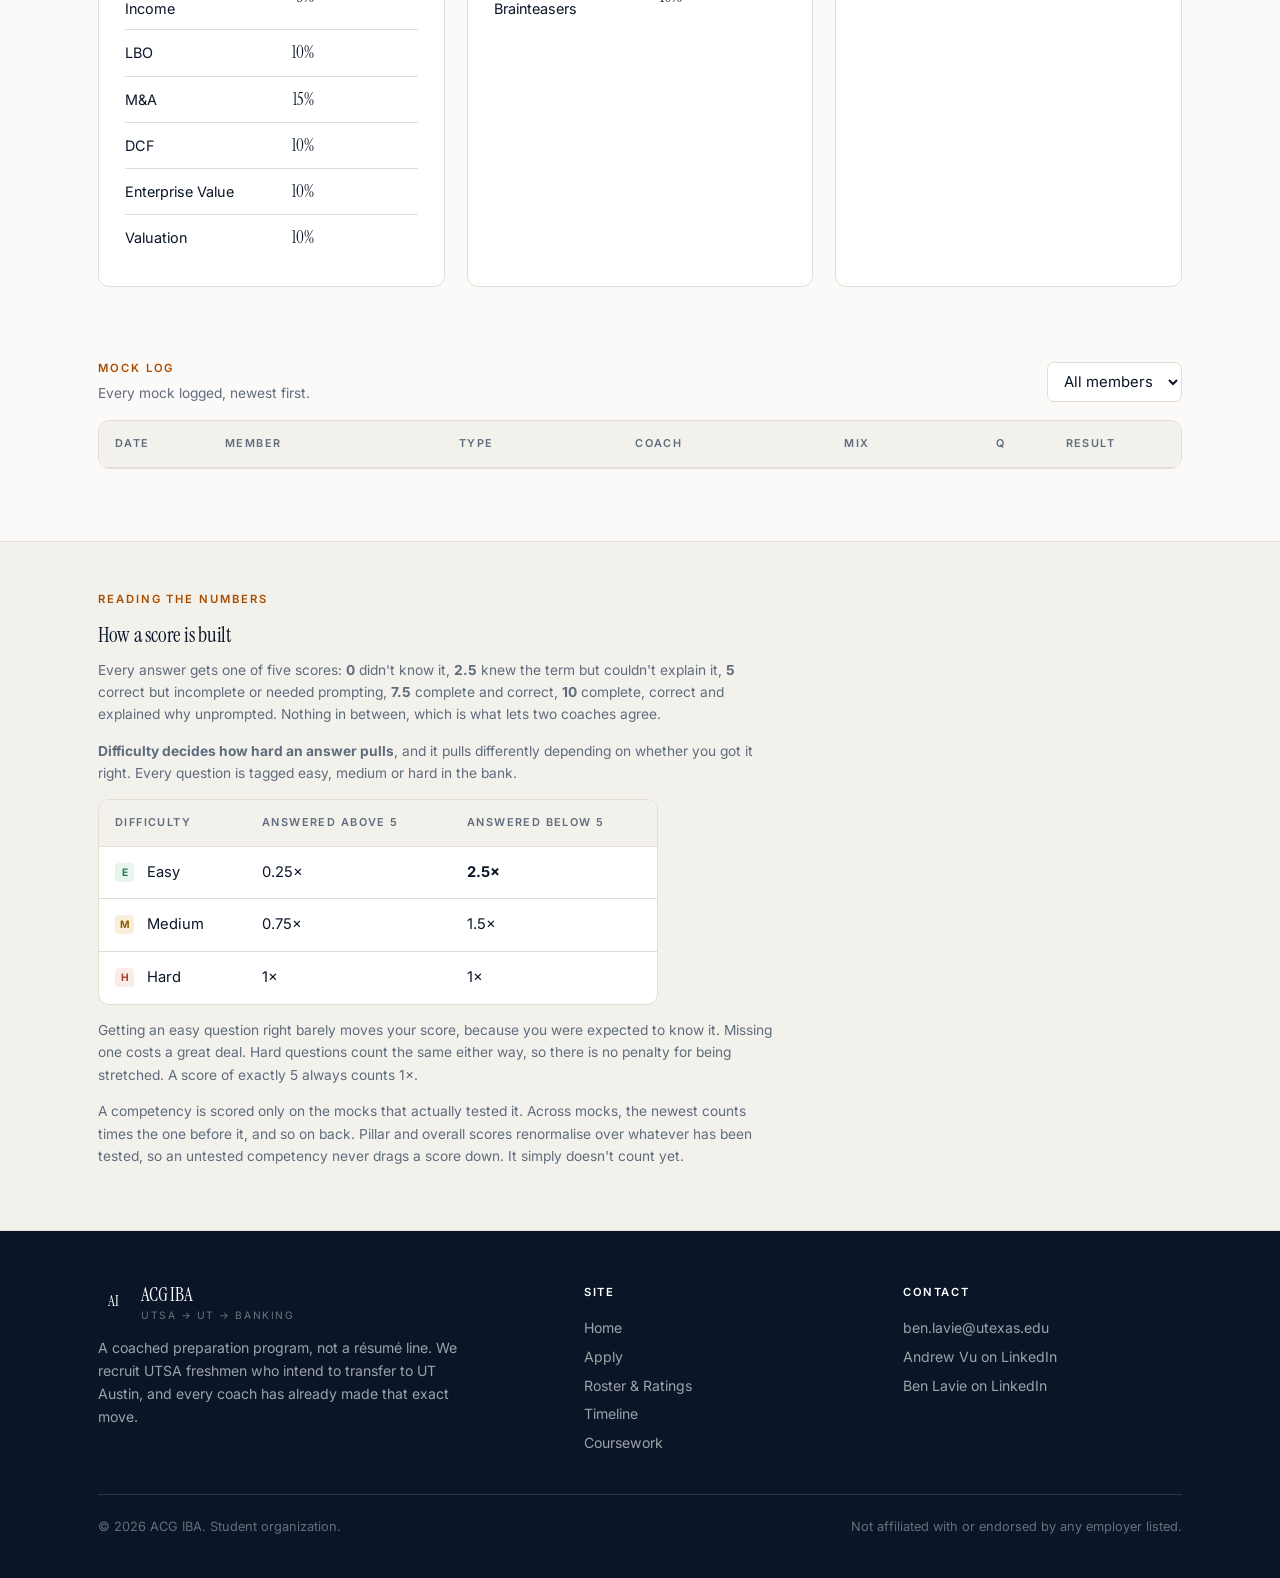
<file: roster.html>
<!DOCTYPE html>
<html lang="en">
<head>
<meta charset="utf-8">
<meta name="viewport" content="width=device-width,initial-scale=1">
<title>Roster & Ratings | ACG IBA</title>
<meta name="description" content="ACG IBA is a coached preparation program, not a resume line. We recruit UTSA freshmen who intend to transfer to UT Austin, and every coach has already made that exact move. Members work through technical and behavioral mocks and are scored after every session.">

<meta name="theme-color" content="#0A1628">
<link rel="icon" href="data:image/svg+xml,%3Csvg xmlns=%27http://www.w3.org/2000/svg%27 viewBox=%270 0 32 32%27%3E%3Crect width=%2732%27 height=%2732%27 rx=%276%27 fill=%27%230A1628%27/%3E%3Ctext x=%2716%27 y=%2722%27 font-family=%27Georgia,serif%27 font-size=%2715%27 fill=%27white%27 text-anchor=%27middle%27%3EAI%3C/text%3E%3C/svg%3E">
<meta property="og:type" content="website">
<meta property="og:site_name" content="ACG IBA">
<meta property="og:title" content="Roster & Ratings | ACG IBA">
<meta property="og:description" content="ACG IBA is a coached preparation program, not a resume line. We recruit UTSA freshmen who intend to transfer to UT Austin, and every coach has already made that exact move. Members work through technical and behavioral mocks and are scored after every session.">
<meta property="og:image" content="https://benlavie5-arch.github.io/acg-iba/img/og-cover.png">
<meta property="og:url" content="https://benlavie5-arch.github.io/acg-iba/roster.html">
<meta name="twitter:card" content="summary_large_image">
<link rel="preconnect" href="https://fonts.googleapis.com">
<link rel="preconnect" href="https://fonts.gstatic.com" crossorigin>
<link href="https://fonts.googleapis.com/css2?family=Instrument+Serif:ital@0;1&family=Inter:wght@400;500;600&display=swap" rel="stylesheet">
<link rel="stylesheet" href="assets/style.css">
</head>
<body>
<a class="skip" href="#main">Skip to main content</a>

<header class="topbar">
  <div class="wrap">
    <a class="brand" href="index.html">
      <span class="mark">AI</span>
      <span><b>ACG&nbsp;IBA</b><span>UTSA &rarr; UT &rarr; Banking</span></span>
    </a>
    <button class="navtoggle" aria-label="Menu" aria-expanded="false" aria-controls="mainnav">Menu</button>
    <nav class="main" id="mainnav" aria-label="Main">
      <a href="index.html">Home</a>
      <a href="apply.html">Apply</a>
      <a href="roster.html">Roster &amp; Ratings <span class="lk" aria-hidden="true">&#9679;</span><span class="vh"> (access code required)</span></a>
      <a href="timeline.html">Timeline <span class="lk" aria-hidden="true">&#9679;</span><span class="vh"> (access code required)</span></a>
      <a href="coursework.html">Coursework <span class="lk" aria-hidden="true">&#9679;</span><span class="vh"> (access code required)</span></a>
    </nav>
  </div>
</header>

<main id="main">
<section class="tight" style="padding-top:40px">
  <div class="wrap">
    <p class="eyebrow">Member portal</p>
    <h1 style="font-size:clamp(2rem,4.4vw,3rem)">Roster &amp; Ratings</h1>
    <div class="whoami" id="whoami"></div>
  </div>
</section>

<section class="tight" style="padding-top:0">
  <div class="wrap">
    <div class="flex between" style="margin-bottom:16px">
      <div class="flex">
        <input type="text" id="search" placeholder="Search members" aria-label="Search members" style="width:210px">
        <select id="cohortFilter" aria-label="Filter by cohort" style="width:auto"><option value="">All cohorts</option></select>
      </div>
      <div class="flex" id="coachTools" style="display:none">
        <button class="btn btn-outline btn-sm" id="btnAddMember">+ Member</button>
        <button class="btn btn-primary btn-sm" id="btnLogMock">Log a mock</button>
        <button class="btn btn-primary btn-sm" id="btnPublish">Publish to site</button>
        <button class="btn btn-outline btn-sm" id="btnExport">Export roster.json</button>
        <button class="btn btn-outline btn-sm" id="btnReload">Reload from file</button>
        <button class="btn btn-outline btn-sm" id="btnClear">Clear all</button>
      </div>
      <div id="pubState" class="note" style="display:none;margin-top:14px"></div>
    </div>

    <div class="tablewrap">
      <table>
        <thead>
          <tr>
            <th style="width:52px">#</th>
            <th>Member</th>
            <th style="width:92px">Overall</th>
            <th style="width:140px" class="hidesm">Technical</th>
            <th style="width:140px" class="hidesm">Behavioral</th>
            <th style="width:140px" class="hidesm">Markets</th>
            <th style="width:72px" class="hidesm">Mocks</th>
            <th style="width:78px">Trend</th>
          </tr>
        </thead>
        <tbody id="board"></tbody>
      </table>
    </div>
    <p class="small mt24" id="boardNote"></p>
  </div>
</section>

<section class="alt">
  <div class="wrap">
    <div class="sechead">
      <p class="eyebrow">How the program runs</p>
      <h2>Reps, scored honestly, repeated.</h2>
    </div>
    <div class="grid g3">
      <div class="card">
        <span class="num">01</span>
        <h3>Mock interviews</h3>
        <p>Technical screens, behavioral rounds and full mocks. A session doesn't have to cover everything. A technical screen scores only the technical competencies it actually tested.</p>
      </div>
      <div class="card">
        <span class="num">02</span>
        <h3>Coach scoring</h3>
        <p>A coach logs a 1&ndash;10 on every competency the mock covered, plus written notes. Every coach is a current UT student who transferred from UTSA. Andrew and Ben rate today.</p>
      </div>
      <div class="card">
        <span class="num">03</span>
        <h3>Weighted profile</h3>
        <p>Each new mock counts 1.5 times as much as the one before it. Your profile tracks current ability rather than averaging away recent progress.</p>
      </div>
    </div>
    <div class="note info mt32">
      <b>Why recency-weighted?</b> A flat average punishes you for a bad first mock forever. Weighting each newer session 1.5 times the last means a member who was a 5 in September and a 9 in November reads closer to the 9, which is the number that actually predicts how the real interview goes. It still lets the earlier mocks count for something, so one strong session does not erase a pattern.
    </div>
  </div>
</section>

<section>
  <div class="wrap">
    <div class="sechead">
      <p class="eyebrow">The rating model</p>
      <h2>What gets scored.</h2>
      <p class="lede">Overall is a 1&ndash;10 composite of three pillars. Only competencies that have actually been tested count toward a score.</p>
    </div>
    <div class="grid g3" id="modelCards"></div>
  </div>
</section>

<section class="tight" style="padding-top:0">
  <div class="wrap">
    <div class="flex between" style="margin-bottom:16px">
      <div>
        <p class="eyebrow" style="margin-bottom:4px">Mock log</p>
        <p class="small" style="margin:0">Every mock logged, newest first.</p>
      </div>
      <select id="logFilter" style="width:auto"><option value="">All members</option></select>
    </div>
    <div class="tablewrap">
      <table>
        <thead><tr>
          <th style="width:110px">Date</th><th>Member</th><th class="hidesm">Type</th>
          <th class="hidesm">Coach</th><th class="hidesm">Mix</th>
          <th style="width:70px">Q</th><th style="width:80px">Result</th><th style="width:50px"><span class="sr-only">Edit</span></th>
        </tr></thead>
        <tbody id="mocklog"></tbody>
      </table>
    </div>
    <p class="small mt24" id="logNote"></p>
  </div>
</section>

<section class="alt tight">
  <div class="wrap">
    <p class="eyebrow">Reading the numbers</p>
    <h3 style="margin-bottom:10px">How a score is built</h3>
    <p class="small" style="max-width:76ch">Every answer gets one of five scores: <b>0</b> didn't know it, <b>2.5</b> knew the term but couldn't explain it, <b>5</b> correct but incomplete or needed prompting, <b>7.5</b> complete and correct, <b>10</b> complete, correct and explained why unprompted. Nothing in between, which is what lets two coaches agree.</p>

    <p class="small" style="max-width:76ch;margin-top:14px"><b>Difficulty decides how hard an answer pulls</b>, and it pulls differently depending on whether you got it right. Every question is tagged easy, medium or hard in the bank.</p>

    <div class="tablewrap" style="margin-top:14px;max-width:560px">
      <table class="sm">
        <tr><th>Difficulty</th><th>Answered above 5</th><th>Answered below 5</th></tr>
        <tr><td><span class="dchip dE">E</span> Easy</td><td>0.25&times;</td><td><b>2.5&times;</b></td></tr>
        <tr><td><span class="dchip dM">M</span> Medium</td><td>0.75&times;</td><td>1.5&times;</td></tr>
        <tr><td><span class="dchip dH">H</span> Hard</td><td>1&times;</td><td>1&times;</td></tr>
      </table>
    </div>

    <p class="small" style="max-width:76ch;margin-top:14px">Getting an easy question right barely moves your score, because you were expected to know it. Missing one costs a great deal. Hard questions count the same either way, so there is no penalty for being stretched. A score of exactly 5 always counts 1&times;.</p>

    <p class="small" style="max-width:76ch;margin-top:14px">A competency is scored only on the mocks that actually tested it. Across mocks, the newest counts <b id="decayTxt"></b> times the one before it, and so on back. Pillar and overall scores renormalise over whatever has been tested, so an untested competency never drags a score down. It simply doesn't count yet.</p>
  </div>
</section>

<script>
let ROLE=null;

document.addEventListener("DOMContentLoaded",()=>{
  requireAccess(async role=>{
    ROLE=role;
    await Promise.all([DB.load(), BANK.load()]);
    document.getElementById("decayTxt").textContent=DECAY;
    renderWhoAmI(); buildCohortFilter(); buildLogFilter(); renderBoard(); renderLog();
    if(role==="coach") document.getElementById("coachTools").style.display="flex";
    wireControls();
  });
});

/* ---------- header strip ---------- */
function renderWhoAmI(){
  const el=document.getElementById("whoami");
  const badge = ROLE==="coach"
    ? '<span class="pill coach">Coach access</span>'
    : '<span class="pill">Member access (view only)</span>';
  const bk=DB.backupInfo();
  const restore = bk
    ? ` <button type="button" class="btn btn-outline btn-sm" id="btnRestore" style="margin-left:4px">`
      + `Restore ${bk.mocks} discarded mock${bk.mocks===1?"":"s"}</button>` : "";
  const local = DB.source==="local"
    ? ' <span class="pill down">Showing this browser\'s copy, not the committed file. Export to commit.</span>'
    : ' <span class="pill">Showing the committed roster.json</span>';
  el.innerHTML = badge + local + restore +
    ' <button type="button" id="signout" class="linklike">Sign out</button>';
  const rb=document.getElementById("btnRestore");
  if(rb) rb.addEventListener("click",()=>{
    if(DB.restoreBackup()){
      buildCohortFilter(); buildLogFilter(); renderBoard(); renderLog(); renderWhoAmI(); renderPubState();
    }
  });
  document.getElementById("signout").addEventListener("click",signOut);
}

function buildCohortFilter(){
  const sel=document.getElementById("cohortFilter");
  const current=sel.value;
  sel.innerHTML='<option value="">All cohorts</option>';
  [...new Set(DB.participants.map(p=>p.cohort).filter(Boolean))].sort().forEach(c=>{
    const o=document.createElement("option"); o.value=c; o.textContent=c; sel.appendChild(o);
  });
  if([...sel.options].some(o=>o.value===current)) sel.value=current;
}

/* ---------- leaderboard ---------- */
function renderBoard(){
  const q=(document.getElementById("search").value||"").toLowerCase();
  const cf=document.getElementById("cohortFilter").value;
  let rows=rankedBoard();
  if(q)  rows=rows.filter(r=>r.participant.name.toLowerCase().includes(q));
  if(cf) rows=rows.filter(r=>r.participant.cohort===cf);

  const tb=document.getElementById("board");
  if(!rows.length){
    tb.innerHTML='<tr><td colspan="8" style="text-align:center;color:var(--muted);padding:34px">No members match.</td></tr>';
  }else{
    tb.innerHTML=rows.map(r=>{
      const p=r.participant;
      const cell=k=>{
        const v=r.pillars[k].value;
        return v===null
          ? '<span class="score s-na">not tested</span>'
          : `<div class="flex" style="gap:8px"><span style="font-family:var(--serif);font-size:1rem;min-width:22px">${v.toFixed(1)}</span><span class="bar"><i class="${barClass(v)}" style="width:${v*10}%"></i></span></div>`;
      };
      const tr = r.trend===null ? '<span class="pill">n/a</span>'
        : r.trend>0 ? `<span class="pill up">&#9650; ${r.trend.toFixed(1)}</span>`
        : r.trend<0 ? `<span class="pill down">&#9660; ${Math.abs(r.trend).toFixed(1)}</span>`
        : '<span class="pill">flat</span>';
      return `<tr data-id="${p.id}" tabindex="0" role="button"
            aria-label="Open scored profile for ${esc(p.name)}">
        <td class="rankno ${r.rank&&r.rank<=3?"top":""}">${r.rank??"&ndash;"}</td>
        <td><div class="namecell"><div class="avatar">${initials(p.name)}</div>
            <div><b>${esc(p.name)}</b><em>${[p.school,p.cohort].filter(Boolean).map(esc).join(" &middot; ")}</em></div></div></td>
        <td><span class="score ${scoreClass(r.overall)}">${fmtScore(r.overall)}</span></td>
        <td class="hidesm">${cell("technical")}</td>
        <td class="hidesm">${cell("behavioral")}</td>
        <td class="hidesm">${cell("market")}</td>
        <td class="hidesm">${r.mockCount}</td>
        <td>${tr}</td>
      </tr>`;
    }).join("");
    tb.querySelectorAll("tr[data-id]").forEach(tr=>{
      const open=()=>openProfile(tr.dataset.id);
      tr.addEventListener("click",open);
      tr.addEventListener("keydown",e=>{
        if(e.key==="Enter"||e.key===" "){ e.preventDefault(); open(); }
      });
    });
  }

  const rated=rows.filter(r=>r.overall!==null).length;
  document.getElementById("boardNote").innerHTML =
    `${rows.length} member${rows.length===1?"":"s"} shown &middot; ${rated} rated &middot; `+
    `${DB.mocks.length} mocks logged. Click any row for the full scored profile.`;
}

/* ---------- profile drawer ---------- */
function openProfile(id){
  const p=DB.participant(id);
  const s=profileScores(id);
  const t=trendFor(id);
  const mocks=DB.mocksFor(id).slice().reverse();   // newest first for display

  const pillarBlocks=Object.values(s.pillars).map(pl=>{
    const subs=Object.entries(pl.subs).map(([k,sub])=>{
      const pct=pctOfPillar(sub.weight,pl.key);
      if(sub.value===null) return `<div class="metricrow" style="opacity:.5">
        <span class="mname">${sub.label}<span>${pct}% of pillar</span></span>
        <span class="mval" style="font-family:var(--sans);font-size:.8rem;color:var(--muted-light)">n/a</span>
        <span class="small" style="color:var(--muted-light)">not tested</span></div>`;
      return `<div class="metricrow">
        <span class="mname">${sub.label}<span>${pct}% of pillar &middot; ${sub.n} mock${sub.n===1?"":"s"}</span></span>
        <span class="mval">${sub.value.toFixed(1)}</span>
        <span class="bar"><i class="${barClass(sub.value)}" style="width:${sub.value*10}%"></i></span>
      </div>`;
    }).join("");
    const cov = pl.coverage<pl.totalWeight && pl.coverage>0
      ? `<p class="small" style="margin:8px 0 0;color:var(--muted-light)">Scored on ${Math.round(pl.coverage/pl.totalWeight*100)}% of this pillar's weight so far.</p>` : "";
    return `<div class="pillarhead">
        <h4>${pl.label} <span class="pw">${pl.weight}% of overall</span></h4>
        <span class="pv ${scoreClass(pl.value)}">${fmtScore(pl.value)}</span>
      </div>${subs}${cov}`;
  }).join("");

  const history=mocks.length? mocks.map(m=>{
    const covered=(m.answers||[]).length||Object.keys(m.scores||{}).length;
    const del = ROLE==="coach" ? `<div class="flex" style="margin-top:11px;gap:8px">
        <button class="btn btn-outline btn-sm" data-edit="${m.id}">Edit</button>
        <button class="btn btn-outline btn-sm" data-del="${m.id}">Delete</button>
      </div>`:"";

    /* Every question asked, grouped by competency, worst score first so the
       gaps are the first thing you read. */
    let qlist="";
    if(Array.isArray(m.answers) && m.answers.length){
      const byComp={};
      m.answers.forEach(a=>{ (byComp[a.competency]=byComp[a.competency]||[]).push(a); });
      const label=k=>{
        for(const p of Object.values(MODEL)) if(p.subs[k]) return p.subs[k].label;
        return k;
      };
      qlist=`<details class="qlog"><summary>${m.answers.length} questions asked</summary>`
        + Object.keys(byComp).sort((a,b)=>label(a).localeCompare(label(b))).map(c=>{
            const rows=byComp[c].slice().sort((x,y)=>x.score-y.score).map(a=>`
              <div class="qrow">
                <span class="dchip d${a.difficulty}">${a.difficulty}</span>
                <span class="qtext">${esc(a.text)}</span>
                <span class="score ${scoreClass(a.score)}" style="font-size:.95rem">${a.score}</span>
              </div>`).join("");
            return `<p class="qcomp">${esc(label(c))}</p>${rows}`;
          }).join("")
        + `</details>`;
    }else if(m.scores){
      qlist=`<p class="small" style="margin:8px 0 0;color:var(--muted-light)">Logged before the question bank existed, so individual questions were not recorded.</p>`;
    }

    return `<div class="card" style="padding:17px;margin-bottom:11px">
      <div class="flex between" style="margin-bottom:7px">
        <b style="font-size:.93rem">${esc(m.type)||"Mock"}</b>
        <span class="small">${fmtDate(m.date)}</span>
      </div>
      <p class="small" style="margin:0 0 7px">Coach: ${esc(m.coach)||"n/a"}${mixLabel(m)?" &middot; "+esc(mixLabel(m)):""}</p>
      ${m.notes?`<p style="font-size:.9rem;margin:0 0 4px;color:var(--muted)">${esc(m.notes)}</p>`:""}
      ${qlist}
      ${del}
    </div>`;
  }).join("") : '<p class="small">No mocks logged yet.</p>';

  const trendTxt = t===null?"":
    t>0?`<span class="pill up">&#9650; ${t.toFixed(1)} since last mock</span>`:
    t<0?`<span class="pill down">&#9660; ${Math.abs(t).toFixed(1)} since last mock</span>`:
    `<span class="pill">flat</span>`;

  openDrawer(`
    <div class="person" style="margin-bottom:22px">
      <div class="avatar lg">${initials(p.name)}</div>
      <div>
        <h2 style="font-size:1.9rem">${esc(p.name)}</h2>
        <p class="small" style="margin:2px 0 0">${[p.school,p.track,p.cohort].filter(Boolean).map(esc).join(" &middot; ")}</p>
        <p class="small" style="margin:2px 0 0">${p.gradYear?"Class of "+p.gradYear:""}</p>
      </div>
    </div>
    <div class="card" style="text-align:center;padding:22px;margin-bottom:6px">
      <p class="eyebrow" style="margin-bottom:6px">Overall</p>
      <div class="score ${scoreClass(s.overall)}" style="font-size:3.4rem">${fmtScore(s.overall)}</div>
      <p class="small" style="margin:6px 0 0">${s.mockCount} mock${s.mockCount===1?"":"s"} &middot; last ${s.lastMock?fmtDate(s.lastMock.date):"n/a"}</p>
      <div style="margin-top:10px">${trendTxt}</div>
    </div>
    ${pillarBlocks}
    <h3 style="margin:34px 0 14px">Mock history</h3>
    ${history}
    ${ROLE==="coach" ? `
      <div style="margin-top:34px;padding-top:22px;border-top:1px solid var(--rule)">
        <p class="small" style="margin:0 0 10px"><b>Remove this member</b></p>
        <p class="small" style="margin:0 0 12px;color:var(--muted)">
          Deletes ${esc(p.name)} and ${s.mockCount} logged mock${s.mockCount===1?"":"s"}.
          This cannot be undone from here, though the committed
          <span class="mono">roster.json</span> is unaffected until you export and commit.</p>
        <button class="btn btn-outline btn-sm" data-delmember="${esc(p.id)}">Delete member</button>
      </div>` : ""}
  `);

  const dm=document.querySelector("[data-delmember]");
  if(dm) dm.addEventListener("click",()=>{
    if(dm.dataset.armed){
      const n=DB.deleteParticipant(dm.dataset.delmember);
      closeDrawer(); buildCohortFilter(); buildLogFilter(); renderBoard(); renderLog(); renderWhoAmI(); renderPubState();
    }else{
      dm.dataset.armed="1";
      dm.textContent="Click again to permanently delete";
      dm.style.borderColor="var(--bad)"; dm.style.color="var(--bad)";
      setTimeout(()=>{ if(dm.isConnected){ delete dm.dataset.armed;
        dm.textContent="Delete member"; dm.style.borderColor=""; dm.style.color=""; } },4000);
    }
  });

  document.querySelectorAll("[data-edit]").forEach(b=>b.addEventListener("click",()=>{
    logMockForm(null, b.dataset.edit);
  }));

  document.querySelectorAll("[data-del]").forEach(b=>b.addEventListener("click",()=>{
    if(b.dataset.armed){
      DB.deleteMock(b.dataset.del); closeDrawer(); buildLogFilter(); renderBoard(); renderLog(); renderWhoAmI(); renderPubState();
    }else{
      b.dataset.armed="1";
      b.textContent="Click again to confirm delete";
      b.style.borderColor="var(--bad)"; b.style.color="var(--bad)";
      setTimeout(()=>{ if(b.isConnected){ delete b.dataset.armed; b.textContent="Delete";
        b.style.borderColor=""; b.style.color=""; } },4000);
    }
  }));
}

/* ---------- the mock log ---------- */
function buildLogFilter(){
  const sel=document.getElementById("logFilter");
  const cur=sel.value;
  sel.innerHTML='<option value="">All members</option>';
  DB.participants.slice().sort((a,b)=>a.name.localeCompare(b.name)).forEach(p=>{
    const o=document.createElement("option"); o.value=p.id; o.textContent=p.name; sel.appendChild(o);
  });
  if([...sel.options].some(o=>o.value===cur)) sel.value=cur;
}

/* One mock's own overall, so the log shows what that session produced
   rather than the member's running rating.
   Each competency and pillar is rounded to 1dp on the way up, exactly as
   the profile does it - otherwise the log and the profile disagree by a
   tenth on the same mock. */
function mockOverall(mock){
  let num=0, den=0;
  for(const [pk,p] of Object.entries(MODEL)){
    let n=0, d=0;
    for(const [sk,sub] of Object.entries(p.subs)){
      const v=mockCompetencyScore(mock, sk);
      if(v!==null){ n+=round1(v)*sub.weight; d+=sub.weight; }
    }
    if(d){ num += round1(n/d)*p.weight; den += p.weight; }
  }
  return den ? round1(num/den) : null;
}

function renderLog(){
  const f=document.getElementById("logFilter").value;
  let rows=DB.mocks.slice().sort((a,b)=> new Date(b.date)-new Date(a.date));
  if(f) rows=rows.filter(m=>m.participantId===f);
  const tb=document.getElementById("mocklog");
  if(!rows.length){
    tb.innerHTML='<tr><td colspan="8" style="text-align:center;color:var(--muted);padding:30px">No mocks logged yet.</td></tr>';
  }else{
    tb.innerHTML=rows.map(m=>{
      const p=DB.participant(m.participantId);
      const v=mockOverall(m);
      const mix=mockMix(m);
      const mixHtml = (mix.E+mix.M+mix.H)
        ? `<span class="mixchips">`
          + [["E",mix.E],["M",mix.M],["H",mix.H]].map(([k,v])=>
              `<span class="dchip d${k} mixchip">${v}${k}</span>`).join("")
          + `</span>`
        : '<span class="small" style="color:var(--muted-light)">n/a</span>';
      const warn = (mix.H===0 && (mix.E+mix.M)>0)
        ? ' <span class="pill" title="No hard questions asked, so this score is not comparable with a mock that included them">no hard</span>' : '';
      return `<tr data-id="${esc(m.participantId)}" tabindex="0" role="button"
            aria-label="Open profile for ${esc(p?p.name:"member")}">
        <td class="small">${fmtDate(m.date)}</td>
        <td><b>${esc(p?p.name:"(removed)")}</b></td>
        <td class="hidesm small">${esc(m.type)||"Mock"}</td>
        <td class="hidesm small">${esc(m.coach)||"n/a"}</td>
        <td class="hidesm">${mixHtml}${warn}</td>
        <td class="small">${(m.answers||[]).length||Object.keys(m.scores||{}).length}</td>
        <td><span class="score ${scoreClass(v)}" style="font-size:1.1rem">${fmtScore(v)}</span>${
          m.editedAt?' <span class="pill" title="This mock was edited after it was first logged">edited</span>':""}</td>
        ${ROLE==="coach"?`<td><button type="button" class="linklike" data-logedit="${esc(m.id)}">edit</button></td>`:""}
      </tr>`;
    }).join("");
    tb.querySelectorAll("[data-logedit]").forEach(b=>b.addEventListener("click",e=>{
      e.stopPropagation();
      logMockForm(null,b.dataset.logedit);
    }));
    tb.querySelectorAll("tr[data-id]").forEach(tr=>{
      const open=()=>openProfile(tr.dataset.id);
      tr.addEventListener("click",open);
      tr.addEventListener("keydown",e=>{ if(e.key==="Enter"||e.key===" "){e.preventDefault();open();} });
    });
  }
  const noHard=DB.mocks.filter(m=>mockMix(m).H===0 && (m.answers||[]).length).length;
  document.getElementById("logNote").innerHTML =
    `${rows.length} mock${rows.length===1?"":"s"} shown of ${DB.mocks.length} logged.`+
    (noHard?` ${noHard} included no hard questions, so ${noHard===1?"its score is":"their scores are"} not comparable with mocks that did.`:"")+
    ` Chips show the easy / medium / hard mix. Click a row for the member's profile.`;
}

/* ---------- coach: log a mock ---------- */
/* Questions come from the bank, so competency and difficulty are attached
   rather than decided while grading. Scores are five fixed bands. */
let PICKED = [];

function logMockForm(preselect, editId){
  /* One form for both jobs. With an editId it opens pre-filled with everything
     that was logged, so a wrong score is a two-click fix instead of a delete
     and a full re-entry. */
  const editing = editId ? DB.mock(editId) : null;
  if(editId && !editing){ closeDrawer(); return; }

  PICKED = editing
    ? (editing.answers||[]).map(a=>({
        id:a.questionId, text:a.text, competency:a.competency,
        difficulty:a.difficulty, score:a.score }))
    : [];

  const sel = editing ? editing.participantId : preselect;
  const opts=DB.participants.map(p=>`<option value="${esc(p.id)}" ${p.id===sel?"selected":""}>${esc(p.name)}</option>`).join("");
  const byComp=BANK.byCompetency();
  const picker=Object.entries(MODEL).map(([pk,p])=>
    Object.keys(p.subs).filter(k=>byComp[k]&&byComp[k].length).map(k=>`
      <details class="qgroup">
        <summary>${p.subs[k].label} <span class="small">(${byComp[k].length})</span></summary>
        ${byComp[k].map(q=>`<button type="button" class="qadd" data-q="${esc(q.id)}">
            <span class="dchip d${q.difficulty}">${q.difficulty}</span>${esc(q.text)}</button>`).join("")}
      </details>`).join("")).join("");

  openDrawer(`
    <h2 style="font-size:1.8rem;margin-bottom:6px">${editing?"Edit mock":"Log a mock"}</h2>
    <p class="small">${editing
      ? "Change any score, remove a question, or add one you forgot. Saving replaces the logged mock and keeps its place in the recency order."
      : "Pick the questions you asked, then score each one. Difficulty and competency come from the bank."}</p>
    <form id="mockForm" style="margin-top:20px">
      <div class="field"><label class="f">Member</label><select id="mkParticipant">${opts}</select></div>
      <div class="fieldrow">
        <div class="field"><label class="f">Date</label><input type="date" id="mkDate" value="${esc(editing?editing.date:new Date().toISOString().slice(0,10))}"></div>
        <div class="field"><label class="f">Coach</label>
          <select id="mkCoach">${["Andrew Vu","Ben Lavie"].map(c=>
            `<option ${editing&&editing.coach===c?"selected":""}>${c}</option>`).join("")}</select></div>
      </div>
      <div class="field"><label class="f">Mock type</label>
        <select id="mkType">${["Full mock","Technical screen","Behavioral","Markets / stock pitch","Superday sim"]
          .map(t=>`<option ${editing&&editing.type===t?"selected":""}>${t}</option>`).join("")}</select></div>

      <label class="f" style="margin-top:20px">Add questions</label>
      <div class="qpicker">${picker||'<p class="small">Question bank not loaded.</p>'}</div>

      <div class="flex between" style="margin:22px 0 8px">
        <label class="f" style="margin:0">Scoring</label>
        <span class="pill" id="mkMix">no questions yet</span>
      </div>
      <div id="mkScored"><p class="small" style="color:var(--muted-light)">Pick a question above to start.</p></div>

      <div class="field" style="margin-top:22px"><label class="f">Notes</label>
        <textarea id="mkNotes" placeholder="What went well, what to drill before the next session.">${esc(editing?(editing.notes||""):"")}</textarea></div>
      <div class="flex" style="margin-top:8px">
        <button class="btn btn-primary" type="submit">${editing?"Save changes":"Save mock"}</button>
        <button class="btn btn-outline" type="button" id="mkCancel">Cancel</button>
      </div>
      <p class="small" style="margin-top:14px">Saves to this browser. Use <b>Export roster.json</b> and commit so the cohort sees it.</p>
    </form>`);

  document.querySelectorAll(".qadd").forEach(b=>b.addEventListener("click",()=>{
    const q=BANK.get(b.dataset.q);
    if(!q || PICKED.some(p=>p.id===q.id)) return;
    PICKED.push({id:q.id,text:q.text,competency:q.competency,difficulty:q.difficulty,score:null});
    renderScored();
  }));
  document.getElementById("mkCancel").addEventListener("click",closeDrawer);
  document.getElementById("mockForm").addEventListener("submit",
    e=>saveMock(e, editing?editing.id:null));
  renderScored();
}

function renderScored(){
  const host=document.getElementById("mkScored");
  if(!PICKED.length){
    host.innerHTML='<p class="small" style="color:var(--muted-light)">Pick a question above to start.</p>';
  }else{
    host.innerHTML=PICKED.map((p,i)=>`
      <div class="scoreq">
        <div class="flex between" style="align-items:flex-start;gap:10px">
          <span><span class="dchip d${p.difficulty}">${p.difficulty}</span><b>${esc(p.text)}</b></span>
          <button type="button" class="linklike" data-rm="${i}">remove</button>
        </div>
        <div class="bandrow">
          ${BANDS.map(b=>`
            <label class="band ${p.score===b.value?"on":""}" title="${esc(b.label)}">
              <input type="radio" name="q${i}" value="${b.value}" data-idx="${i}" ${p.score===b.value?"checked":""}>
              <b>${b.value}</b><span>${esc(b.label)}</span>
            </label>`).join("")}
        </div>
      </div>`).join("");
    host.querySelectorAll('input[type=radio]').forEach(r=>r.addEventListener("change",()=>{
      PICKED[Number(r.dataset.idx)].score=Number(r.value); renderScored();
    }));
    host.querySelectorAll("[data-rm]").forEach(b=>b.addEventListener("click",()=>{
      PICKED.splice(Number(b.dataset.rm),1); renderScored();
    }));
  }
  const mix={E:0,M:0,H:0}; PICKED.forEach(p=>mix[p.difficulty]++);
  const scored=PICKED.filter(p=>p.score!==null).length;
  document.getElementById("mkMix").textContent = PICKED.length
    ? `${mix.E} easy, ${mix.M} medium, ${mix.H} hard - ${scored}/${PICKED.length} scored`
    : "no questions yet";
}

function saveMock(e, editId){
  e.preventDefault();
  const answers=PICKED.filter(p=>p.score!==null)
    .map(p=>({questionId:p.id,text:p.text,competency:p.competency,difficulty:p.difficulty,score:p.score}));
  if(!answers.length){
    let w=document.getElementById("mkWarn");
    if(!w){ w=document.createElement("div"); w.id="mkWarn"; w.className="note";
            w.style.marginTop="12px"; document.getElementById("mockForm").appendChild(w); }
    w.innerHTML="<b>Nothing scored.</b> Add at least one question and give it a score.";
    w.scrollIntoView({behavior:"smooth",block:"center"});
    return;
  }
  const payload={
    participantId:document.getElementById("mkParticipant").value,
    date:document.getElementById("mkDate").value,
    coach:document.getElementById("mkCoach").value,
    type:document.getElementById("mkType").value,
    notes:document.getElementById("mkNotes").value.trim(),
    answers
  };
  if(editId) DB.updateMock(editId,payload); else DB.addMock(payload);
  closeDrawer(); buildLogFilter(); renderBoard(); renderLog(); renderWhoAmI(); renderPubState();
}

/* ---------- coach: add member ---------- */
function addMemberForm(){
  openDrawer(`
    <h2 style="font-size:1.8rem;margin-bottom:18px">Add member</h2>
    <form id="memForm">
      <div class="field"><label class="f">Full name</label><input type="text" id="amName" required></div>
      <div class="fieldrow">
        <div class="field"><label class="f">School</label>
          <select id="amSchool"><option>UTSA</option><option>UT Austin</option></select></div>
        <div class="field"><label class="f">Grad year</label><input type="number" id="amGrad" min="2026" max="2035" value="2029"></div>
      </div>
      <div class="fieldrow">
        <div class="field"><label class="f">Cohort</label><input type="text" id="amCohort" placeholder="Spring 2027"></div>
        <div class="field"><label class="f">Track</label><input type="text" id="amTrack" placeholder="Transfer &rarr; UT"></div>
      </div>
      <div class="field"><label class="f">Note</label><textarea id="amNote"></textarea></div>
      <div class="flex">
        <button class="btn btn-primary" type="submit">Add</button>
        <button class="btn btn-outline" type="button" id="amCancel">Cancel</button>
      </div>
    </form>`);
  document.getElementById("amCancel").addEventListener("click",closeDrawer);
  document.getElementById("memForm").addEventListener("submit",e=>{
    e.preventDefault();
    const nm=document.getElementById("amName").value.trim();
    if(!nm){ document.getElementById("amName").focus(); return; }
    DB.addParticipant({
      name:nm,
      school:document.getElementById("amSchool").value,
      gradYear:Number(document.getElementById("amGrad").value),
      cohort:document.getElementById("amCohort").value.trim(),
      track:document.getElementById("amTrack").value.trim(),
      note:document.getElementById("amNote").value.trim(),
      joined:new Date().toISOString().slice(0,10)
    });
    closeDrawer(); buildLogFilter(); renderBoard(); renderLog(); renderWhoAmI(); renderPubState();
  });
}

/* Downloads are blocked in sandboxed previews (they work on GitHub Pages).
   Always offer a copyable copy of the same JSON as a fallback. */
/* ---------- publishing to the repo ---------- */

function renderPubState(){
  const host=document.getElementById("pubState");
  if(!host || ROLE!=="coach") return;
  if(!GH.hasToken()){
    host.style.display="";
    host.innerHTML='<b>Publishing is not set up.</b> Changes you make stay in this browser '+
      'until you add a GitHub token. <button type="button" class="linklike" id="pubSetup">Set it up</button>';
    const b=document.getElementById("pubSetup");
    if(b) b.addEventListener("click",tokenForm);
    return;
  }
  const n=DB.unpublishedCount();
  if(!n){ host.style.display="none"; host.innerHTML=""; return; }
  host.style.display="";
  host.innerHTML=`<b>${n} mock${n===1?"":"s"} not published yet.</b> `+
    `Only this browser can see your latest changes. Click <b>Publish to site</b> so the cohort sees them.`;
}

function tokenForm(){
  openDrawer(`
    <h2 style="font-size:1.8rem;margin-bottom:8px">Set up publishing</h2>
    <p class="small">Paste the fine-grained GitHub token you generated. It is stored in this
      browser only. It never goes into the repo and is never sent anywhere except GitHub.</p>
    <div class="note" style="margin:16px 0">
      The token must be scoped to <span class="mono">${esc(GH.OWNER)}/${esc(GH.REPO)}</span>
      with <b>Contents: read and write</b>. Anyone with this token can commit to that repo,
      so do not paste it into a shared machine, and revoke it in GitHub settings if it leaks.
    </div>
    <form id="tokForm">
      <div class="field"><label class="f">GitHub token</label>
        <input type="password" id="tokVal" autocomplete="off" spellcheck="false"
               placeholder="github_pat_..." required></div>
      <div class="flex" style="margin-top:8px">
        <button class="btn btn-primary" type="submit">Save and test</button>
        <button class="btn btn-outline" type="button" id="tokCancel">Cancel</button>
      </div>
      <div id="tokMsg" style="margin-top:14px"></div>
    </form>
    ${GH.hasToken()?`<hr style="margin:26px 0;border:none;border-top:1px solid var(--line)">
      <button class="btn btn-outline btn-sm" id="tokForget">Remove saved token</button>`:""}`);

  document.getElementById("tokCancel").addEventListener("click",closeDrawer);
  const fg=document.getElementById("tokForget");
  if(fg) fg.addEventListener("click",()=>{ GH.forgetToken(); closeDrawer(); renderPubState(); });

  document.getElementById("tokForm").addEventListener("submit",async e=>{
    e.preventDefault();
    const msg=document.getElementById("tokMsg");
    const val=document.getElementById("tokVal").value.trim();
    if(!val) return;
    const bad=GH.checkFormat(val);
    if(bad){
      msg.innerHTML=`<div class="note" style="border-color:var(--bad)"><b>That is not the token.</b> ${esc(bad)}</div>`;
      return;
    }
    msg.innerHTML='<p class="small">Testing the token...</p>';
    GH.setToken(val);
    try{
      await GH.verify();
      msg.innerHTML='<div class="note"><b>Token works.</b> Publishing is ready.</div>';
      setTimeout(()=>{ closeDrawer(); renderPubState(); },900);
    }catch(err){
      GH.forgetToken();
      msg.innerHTML=`<div class="note" style="border-color:var(--bad)"><b>That did not work.</b> ${esc(err.message)}</div>`+
        `<button type="button" class="btn btn-outline btn-sm" id="tokDiag" style="margin-top:12px">Run diagnostic</button>`+
        `<div id="tokDiagOut"></div>`;
      document.getElementById("tokDiag").addEventListener("click",async ()=>{
        const out=document.getElementById("tokDiagOut");
        out.innerHTML='<p class="small">Checking...</p>';
        GH.setToken(val);                       // put it back for the duration of the test
        const steps=await GH.diagnose();
        GH.forgetToken();
        out.innerHTML=`<div class="note" style="margin-top:12px"><b>Diagnostic</b>`+
          steps.map(s=>`<div class="small" style="margin-top:6px">`+
            `${s.ok?"OK":"FAILED"} &middot; ${esc(s.step)}${s.note?" &middot; "+esc(s.note):""}</div>`).join("")+
          `<p class="small" style="margin-top:10px">Send these lines to Claude. They contain no part of the token.</p></div>`;
      });
    }
  });
}

async function doPublish(){
  const btn=document.getElementById("btnPublish");
  const host=document.getElementById("pubState");
  const was=btn.textContent;
  btn.disabled=true; btn.textContent="Publishing...";
  host.style.display=""; host.innerHTML='<p class="small">Committing to GitHub...</p>';
  try{
    const payload=DB.publishPayload();
    const n=(payload.mocks||[]).length, m=(payload.participants||[]).length;
    const v=await GH.publish(payload,
      `Roster update from the portal: ${m} member${m===1?"":"s"}, ${n} mock${n===1?"":"s"}`);
    DB.markPublished(v);
    host.innerHTML='<b>Published.</b> GitHub Pages rebuilds in about a minute, '+
      'then everyone sees this. Nothing is left sitting only in this browser.';
    setTimeout(renderPubState, 9000);
  }catch(err){
    host.innerHTML=`<div style="color:var(--bad)"><b>Publish failed.</b> ${esc(err.message)}</div>`+
      `<p class="small" style="margin-top:8px">Your work is safe in this browser. `+
      `<button type="button" class="linklike" id="pubRetry">Try again</button> or `+
      `<button type="button" class="linklike" id="pubToken">check the token</button>.</p>`;
    const r=document.getElementById("pubRetry"); if(r) r.addEventListener("click",doPublish);
    const t=document.getElementById("pubToken"); if(t) t.addEventListener("click",tokenForm);
  }finally{
    btn.disabled=false; btn.textContent=was;
  }
}

function showExportFallback(){
  const payload={
    _comment:"ACG IBA roster + mock log. Commit this file to data/roster.json in the GitHub repo.",
    _exportedAt:new Date().toISOString(),
    participants:DB.participants, mocks:DB.mocks
  };
  openDrawer(`
    <h2 style="font-size:1.7rem;margin-bottom:8px">Export roster.json</h2>
    <p class="small">A download should have started. If it didn't, because some embedded
    previews block downloads, copy the JSON below and paste it over
    <span class="mono">data/roster.json</span> in the repo.</p>
    <button class="btn btn-primary btn-sm" id="cpBtn" style="margin:12px 0">Copy JSON</button>
    <textarea id="cpArea" style="min-height:300px;font-family:var(--mono);font-size:.76rem">${
      esc(JSON.stringify(payload,null,2))}</textarea>`);
  document.getElementById("cpBtn").addEventListener("click",async ev=>{
    const ta=document.getElementById("cpArea");
    try{ await navigator.clipboard.writeText(ta.value); ev.target.textContent="Copied"; }
    catch(e){ ta.select(); ev.target.textContent="Press Cmd/Ctrl+C"; }
  });
}

function wireControls(){
  document.getElementById("search").addEventListener("input",renderBoard);
  document.getElementById("cohortFilter").addEventListener("change",renderBoard);
  document.getElementById("logFilter").addEventListener("change",renderLog);
  const lm=document.getElementById("btnLogMock");
  if(lm){
    lm.addEventListener("click",()=>logMockForm());
    document.getElementById("btnAddMember").addEventListener("click",addMemberForm);
    const br=document.getElementById("btnReload");
    br.addEventListener("click",async ()=>{
      /* This throws away anything logged in this browser and not yet
         exported. Confirm when there is something to lose. */
      if(DB.source==="local" && !br.dataset.armed){
        br.dataset.armed="1";
        br.textContent="Discards unexported work - click again";
        br.style.borderColor="var(--bad)"; br.style.color="var(--bad)";
        setTimeout(()=>{ if(br.isConnected){ delete br.dataset.armed;
          br.textContent="Reload from file"; br.style.borderColor=""; br.style.color=""; } },5000);
        return;
      }
      delete br.dataset.armed;
      br.disabled=true; br.textContent="Reloading...";
      await DB.reloadFromFile();
      buildCohortFilter(); buildLogFilter(); renderBoard(); renderLog(); renderWhoAmI(); renderPubState();
      br.disabled=false; br.textContent="Reload from file";
      br.style.borderColor=""; br.style.color="";
    });

    const bc=document.getElementById("btnClear");
    bc.addEventListener("click",()=>{
      if(bc.dataset.armed){
        DB.clearAll(); buildCohortFilter(); buildLogFilter(); renderBoard(); renderLog(); renderWhoAmI(); renderPubState();
        bc.textContent="Clear all"; delete bc.dataset.armed;
        bc.style.borderColor=""; bc.style.color="";
      }else{
        bc.dataset.armed="1";
        bc.textContent="Click again to wipe every member";
        bc.style.borderColor="var(--bad)"; bc.style.color="var(--bad)";
        setTimeout(()=>{ if(bc.isConnected){ delete bc.dataset.armed;
          bc.textContent="Clear all"; bc.style.borderColor=""; bc.style.color=""; } },4000);
      }
    });

    /* ---------- publish ---------- */
    document.getElementById("btnPublish").addEventListener("click",()=>{
      if(!GH.hasToken()) tokenForm(); else doPublish();
    });
    renderPubState();

    document.getElementById("btnExport").addEventListener("click",()=>{
      try{ DB.exportJSON(); }catch(e){ showExportFallback(); return; }
      // Sandboxed previews silently block downloads; offer the copy path alongside.
      setTimeout(showExportFallback,350);
    });
  }
}
</script>
<script>
/* Render the rating model straight from MODEL so the page can never drift from the engine. */
document.addEventListener("DOMContentLoaded",()=>{
  const host=document.getElementById("modelCards");
  host.innerHTML=Object.entries(MODEL).map(([k,p])=>{
    const total=Object.values(p.subs).reduce((a,s)=>a+s.weight,0);
    const rows=Object.values(p.subs).map(s=>
      `<div class="metricrow"><span class="mname">${s.label}</span><span class="mval">${Math.round(s.weight/total*1000)/10}%</span><span></span></div>`
    ).join("");
    const flag = total!==100 ? `<p class="small" style="margin:10px 0 0;color:var(--accent-ink)">Sub-weights sum to ${total}%, normalised.</p>` : "";
    return `<div class="card">
      <div class="pillarhead" style="margin-top:0">
        <h4>${p.label}</h4><span class="pv">${p.weight}%</span>
      </div>
      ${rows}${flag}
    </div>`;
  }).join("");
});
</script>

</main>

<footer>
  <div class="wrap">
    <div class="cols">
      <div>
        <div class="brand" style="margin-bottom:14px">
          <span class="mark">AI</span>
          <span><b style="color:#fff">ACG&nbsp;IBA</b><span style="color:rgba(255,255,255,.4)">UTSA &rarr; UT &rarr; Banking</span></span>
        </div>
        <p style="max-width:40ch;margin:0">A coached preparation program, not a r&eacute;sum&eacute; line. We recruit UTSA freshmen who intend to transfer to UT Austin, and every coach has already made that exact move.</p>
      </div>
      <div>
        <h4>Site</h4>
        <a href="index.html">Home</a>
        <a href="apply.html">Apply</a>
        <a href="roster.html">Roster &amp; Ratings</a>
        <a href="timeline.html">Timeline</a>
        <a href="coursework.html">Coursework</a>
      </div>
      <div>
        <h4>Contact</h4>
        <a href="mailto:ben.lavie@utexas.edu">ben.lavie@utexas.edu</a>
        <a href="https://www.linkedin.com/in/andrew-q-vu/" target="_blank" rel="noopener">Andrew Vu on LinkedIn</a>
        <a href="https://www.linkedin.com/in/ben-lavie-a96319313/" target="_blank" rel="noopener">Ben Lavie on LinkedIn</a>
      </div>
    </div>
    <div class="base">
      <span>&copy; <span id="yr"></span> ACG IBA. Student organization.</span>
      <span>Not affiliated with or endorsed by any employer listed.</span>
    </div>
  </div>
</footer>
<script src="assets/app.js"></script>
<script>document.getElementById("yr").textContent=new Date().getFullYear();</script>
</body></html>
</file>
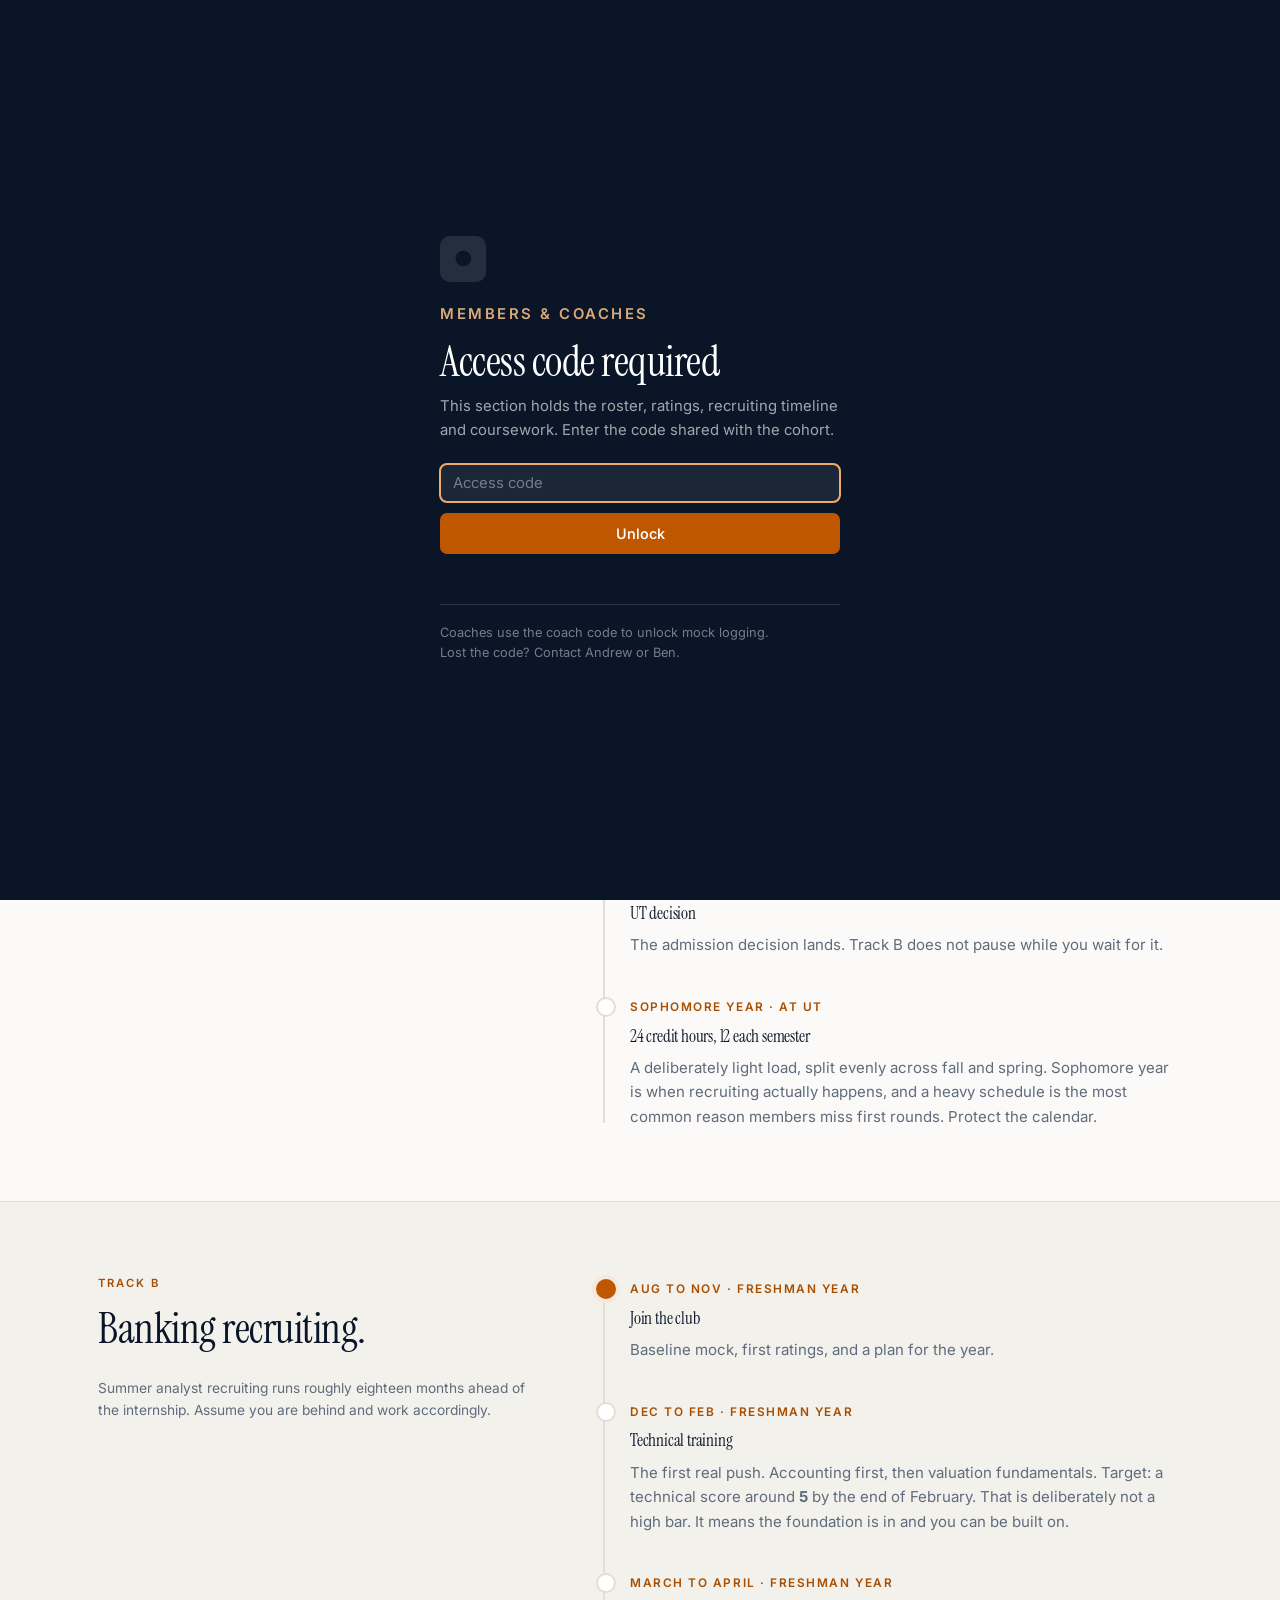
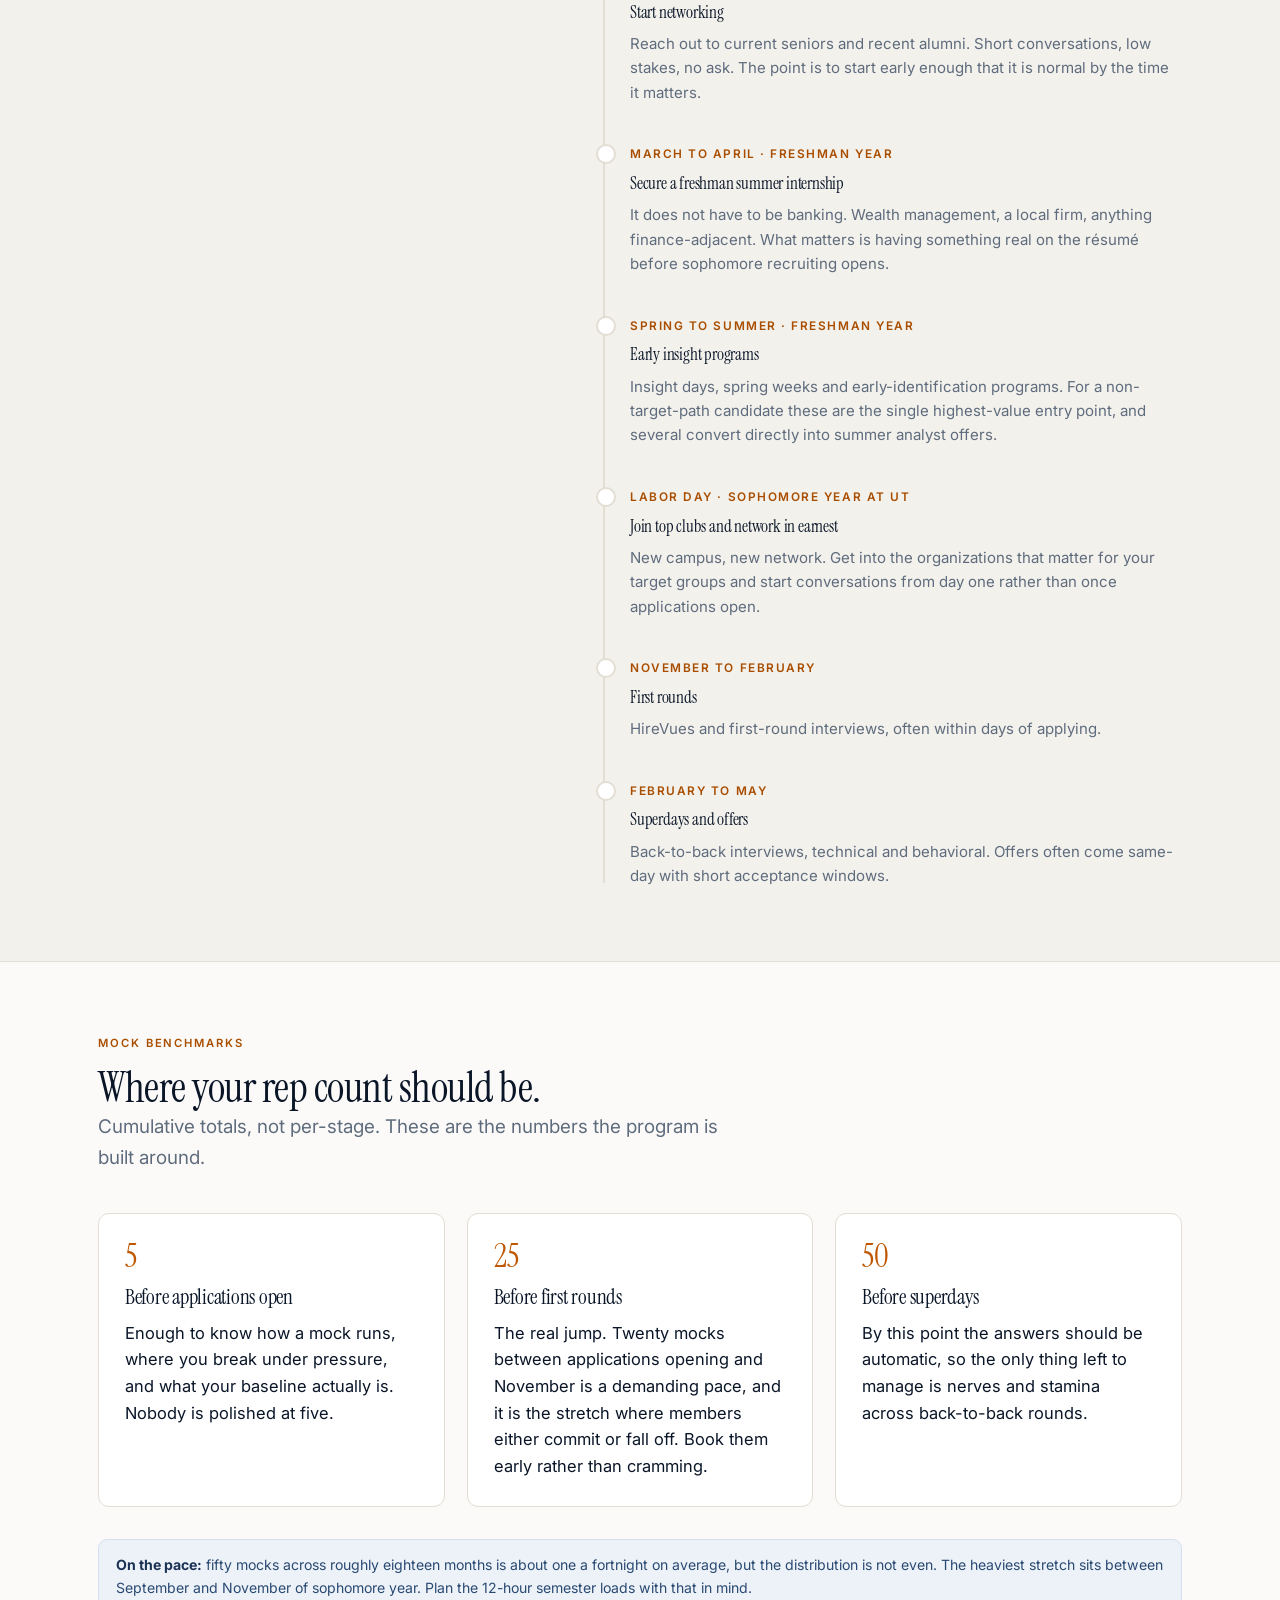
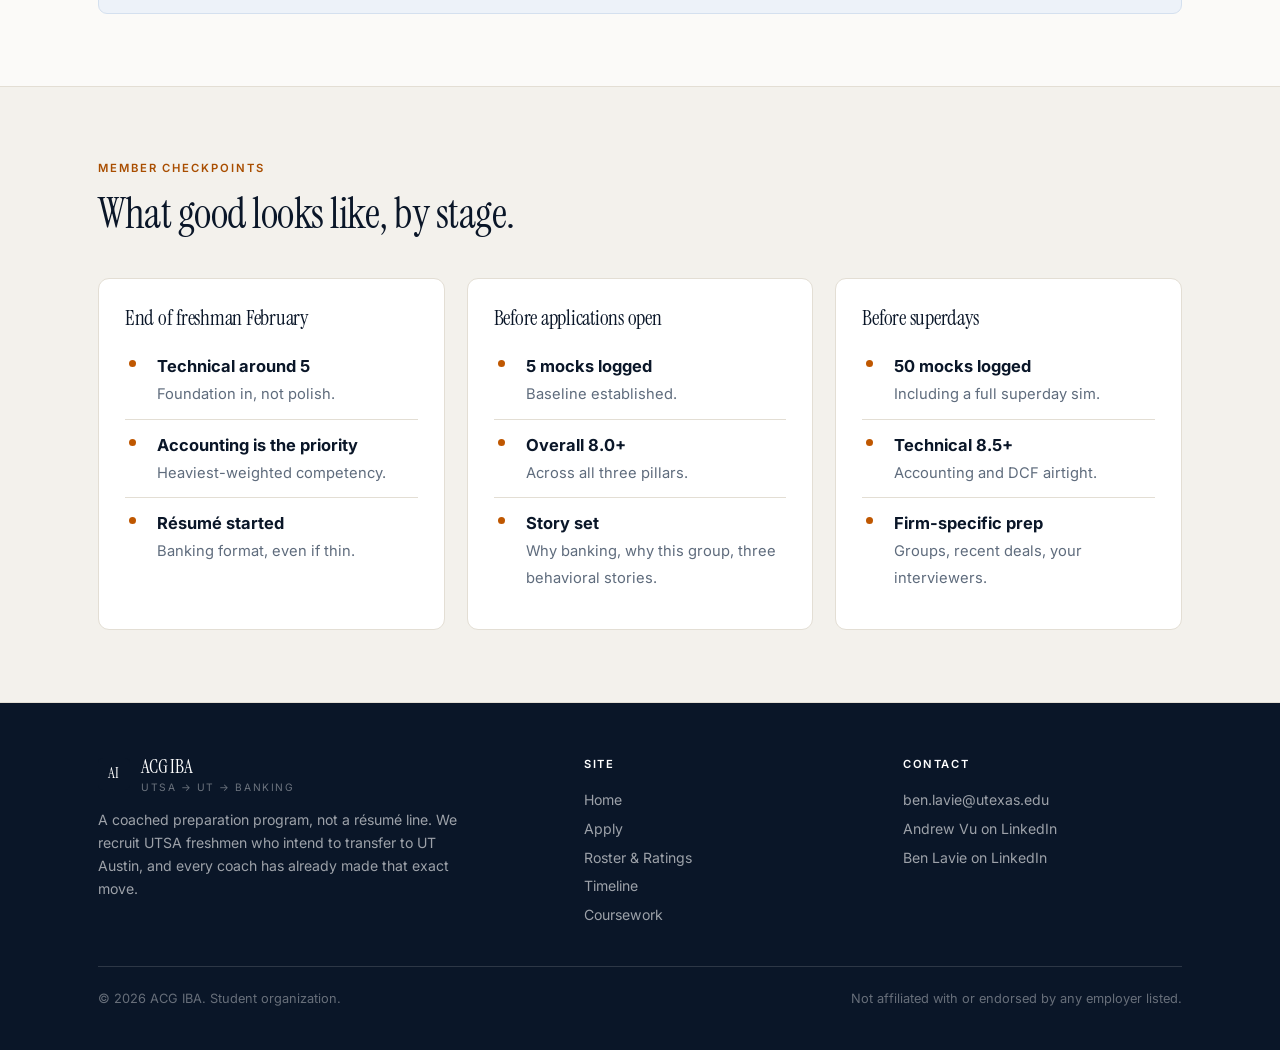
<file: timeline.html>
<!DOCTYPE html>
<html lang="en">
<head>
<meta charset="utf-8">
<meta name="viewport" content="width=device-width,initial-scale=1">
<title>Recruiting Timeline | ACG IBA</title>
<meta name="description" content="ACG IBA is a coached preparation program, not a resume line. We recruit UTSA freshmen who intend to transfer to UT Austin, and every coach has already made that exact move. Members work through technical and behavioral mocks and are scored after every session.">

<meta name="theme-color" content="#0A1628">
<link rel="icon" href="data:image/svg+xml,%3Csvg xmlns=%27http://www.w3.org/2000/svg%27 viewBox=%270 0 32 32%27%3E%3Crect width=%2732%27 height=%2732%27 rx=%276%27 fill=%27%230A1628%27/%3E%3Ctext x=%2716%27 y=%2722%27 font-family=%27Georgia,serif%27 font-size=%2715%27 fill=%27white%27 text-anchor=%27middle%27%3EAI%3C/text%3E%3C/svg%3E">
<meta property="og:type" content="website">
<meta property="og:site_name" content="ACG IBA">
<meta property="og:title" content="Recruiting Timeline | ACG IBA">
<meta property="og:description" content="ACG IBA is a coached preparation program, not a resume line. We recruit UTSA freshmen who intend to transfer to UT Austin, and every coach has already made that exact move. Members work through technical and behavioral mocks and are scored after every session.">
<meta property="og:image" content="https://benlavie5-arch.github.io/acg-iba/img/og-cover.png">
<meta property="og:url" content="https://benlavie5-arch.github.io/acg-iba/timeline.html">
<meta name="twitter:card" content="summary_large_image">
<link rel="preconnect" href="https://fonts.googleapis.com">
<link rel="preconnect" href="https://fonts.gstatic.com" crossorigin>
<link href="https://fonts.googleapis.com/css2?family=Instrument+Serif:ital@0;1&family=Inter:wght@400;500;600&display=swap" rel="stylesheet">
<link rel="stylesheet" href="assets/style.css">
</head>
<body>
<a class="skip" href="#main">Skip to main content</a>

<header class="topbar">
  <div class="wrap">
    <a class="brand" href="index.html">
      <span class="mark">AI</span>
      <span><b>ACG&nbsp;IBA</b><span>UTSA &rarr; UT &rarr; Banking</span></span>
    </a>
    <button class="navtoggle" aria-label="Menu" aria-expanded="false" aria-controls="mainnav">Menu</button>
    <nav class="main" id="mainnav" aria-label="Main">
      <a href="index.html">Home</a>
      <a href="apply.html">Apply</a>
      <a href="roster.html">Roster &amp; Ratings <span class="lk" aria-hidden="true">&#9679;</span><span class="vh"> (access code required)</span></a>
      <a href="timeline.html">Timeline <span class="lk" aria-hidden="true">&#9679;</span><span class="vh"> (access code required)</span></a>
      <a href="coursework.html">Coursework <span class="lk" aria-hidden="true">&#9679;</span><span class="vh"> (access code required)</span></a>
    </nav>
  </div>
</header>

<main id="main">
<section class="tight" style="padding-top:40px">
  <div class="wrap">
    <p class="eyebrow">Member portal</p>
    <h1 style="font-size:clamp(2rem,4.4vw,3rem)">Recruiting Timeline</h1>
    <p class="lede">Two calendars running at once: the academic path from UTSA into UT, and the banking cycle that does not wait for it. This is the program's own schedule, month by month.</p>
    <div class="whoami" id="whoami"></div>
  </div>
</section>

<section style="padding-top:36px">
  <div class="wrap">
    <div class="split">
      <div>
        <p class="eyebrow">Track A</p>
        <h2>Academic path.</h2>
        <p class="small mt24">Getting into UT is the gating item. Nothing in Track B waits for it.</p>
        <div class="note info" style="margin-top:22px">
          <b>Verify the official dates yourself.</b> The program calendar below is ours. UT's transfer and CAP deadlines are UT's, they move, and missing one cannot be undone. Confirm them on UT's admissions site.
        </div>
      </div>
      <div class="tl">
        <div class="tl-item now">
          <span class="tl-when">August to December &middot; freshman fall</span>
          <h4>Join the club, at UTSA</h4>
          <p>The joining window is your freshman fall. Joining later costs you the runway the whole plan depends on.</p>
        </div>
        <div class="tl-item">
          <span class="tl-when">Freshman year &middot; throughout</span>
          <h4>Build the transfer case</h4>
          <p>GPA and transferable credit hours are the whole argument. Confirm which UTSA courses count before you register, with advisors at both schools. CAP students: the credit-hour requirement is a hard condition, not a target.</p>
        </div>
        <div class="tl-item">
          <span class="tl-when">Spring &middot; deadline</span>
          <h4>Transfer application in</h4>
          <p>Check the current deadline and required materials on UT's own admissions site. This is the one date with no flexibility.</p>
        </div>
        <div class="tl-item">
          <span class="tl-when">June</span>
          <h4>UT decision</h4>
          <p>The admission decision lands. Track B does not pause while you wait for it.</p>
        </div>
        <div class="tl-item">
          <span class="tl-when">Sophomore year &middot; at UT</span>
          <h4>24 credit hours, 12 each semester</h4>
          <p>A deliberately light load, split evenly across fall and spring. Sophomore year is when recruiting actually happens, and a heavy schedule is the most common reason members miss first rounds. Protect the calendar.</p>
        </div>
      </div>
    </div>
  </div>
</section>

<section class="alt">
  <div class="wrap">
    <div class="split">
      <div>
        <p class="eyebrow">Track B</p>
        <h2>Banking recruiting.</h2>
        <p class="small mt24">Summer analyst recruiting runs roughly eighteen months ahead of the internship. Assume you are behind and work accordingly.</p>
      </div>
      <div class="tl">
        <div class="tl-item now">
          <span class="tl-when">Aug to Nov &middot; freshman year</span>
          <h4>Join the club</h4>
          <p>Baseline mock, first ratings, and a plan for the year.</p>
        </div>
        <div class="tl-item">
          <span class="tl-when">Dec to Feb &middot; freshman year</span>
          <h4>Technical training</h4>
          <p>The first real push. Accounting first, then valuation fundamentals. Target: a technical score around <b>5</b> by the end of February. That is deliberately not a high bar. It means the foundation is in and you can be built on.</p>
        </div>
        <div class="tl-item">
          <span class="tl-when">March to April &middot; freshman year</span>
          <h4>Start networking</h4>
          <p>Reach out to current seniors and recent alumni. Short conversations, low stakes, no ask. The point is to start early enough that it is normal by the time it matters.</p>
        </div>
        <div class="tl-item">
          <span class="tl-when">March to April &middot; freshman year</span>
          <h4>Secure a freshman summer internship</h4>
          <p>It does not have to be banking. Wealth management, a local firm, anything finance-adjacent. What matters is having something real on the r&eacute;sum&eacute; before sophomore recruiting opens.</p>
        </div>
        <div class="tl-item">
          <span class="tl-when">Spring to summer &middot; freshman year</span>
          <h4>Early insight programs</h4>
          <p>Insight days, spring weeks and early-identification programs. For a non-target-path candidate these are the single highest-value entry point, and several convert directly into summer analyst offers.</p>
        </div>
        <div class="tl-item">
          <span class="tl-when">Labor Day &middot; sophomore year at UT</span>
          <h4>Join top clubs and network in earnest</h4>
          <p>New campus, new network. Get into the organizations that matter for your target groups and start conversations from day one rather than once applications open.</p>
        </div>
        <div class="tl-item">
          <span class="tl-when">November to February</span>
          <h4>First rounds</h4>
          <p>HireVues and first-round interviews, often within days of applying.</p>
        </div>
        <div class="tl-item">
          <span class="tl-when">February to May</span>
          <h4>Superdays and offers</h4>
          <p>Back-to-back interviews, technical and behavioral. Offers often come same-day with short acceptance windows.</p>
        </div>
      </div>
    </div>
  </div>
</section>

<section>
  <div class="wrap">
    <div class="sechead">
      <p class="eyebrow">Mock benchmarks</p>
      <h2>Where your rep count should be.</h2>
      <p class="lede">Cumulative totals, not per-stage. These are the numbers the program is built around.</p>
    </div>
    <div class="grid g3">
      <div class="card">
        <span class="num">5</span>
        <h3>Before applications open</h3>
        <p>Enough to know how a mock runs, where you break under pressure, and what your baseline actually is. Nobody is polished at five.</p>
      </div>
      <div class="card">
        <span class="num">25</span>
        <h3>Before first rounds</h3>
        <p>The real jump. Twenty mocks between applications opening and November is a demanding pace, and it is the stretch where members either commit or fall off. Book them early rather than cramming.</p>
      </div>
      <div class="card">
        <span class="num">50</span>
        <h3>Before superdays</h3>
        <p>By this point the answers should be automatic, so the only thing left to manage is nerves and stamina across back-to-back rounds.</p>
      </div>
    </div>
    <div class="note info mt32">
      <b>On the pace:</b> fifty mocks across roughly eighteen months is about one a fortnight on average, but the distribution is not even. The heaviest stretch sits between September and November of sophomore year. Plan the 12-hour semester loads with that in mind.
    </div>
  </div>
</section>

<section class="alt">
  <div class="wrap">
    <div class="sechead"><p class="eyebrow">Member checkpoints</p><h2>What good looks like, by stage.</h2></div>
    <div class="grid g3">
      <div class="card"><h3>End of freshman February</h3>
        <ul class="checklist" style="margin-top:10px">
          <li><b>Technical around 5</b><span>Foundation in, not polish.</span></li>
          <li><b>Accounting is the priority</b><span>Heaviest-weighted competency.</span></li>
          <li><b>R&eacute;sum&eacute; started</b><span>Banking format, even if thin.</span></li>
        </ul></div>
      <div class="card"><h3>Before applications open</h3>
        <ul class="checklist" style="margin-top:10px">
          <li><b>5 mocks logged</b><span>Baseline established.</span></li>
          <li><b>Overall 8.0+</b><span>Across all three pillars.</span></li>
          <li><b>Story set</b><span>Why banking, why this group, three behavioral stories.</span></li>
        </ul></div>
      <div class="card"><h3>Before superdays</h3>
        <ul class="checklist" style="margin-top:10px">
          <li><b>50 mocks logged</b><span>Including a full superday sim.</span></li>
          <li><b>Technical 8.5+</b><span>Accounting and DCF airtight.</span></li>
          <li><b>Firm-specific prep</b><span>Groups, recent deals, your interviewers.</span></li>
        </ul></div>
    </div>
  </div>
</section>

<script>
document.addEventListener("DOMContentLoaded",()=>{
  requireAccess(role=>{
    const badge = role==="coach"?'<span class="pill coach">Coach access</span>':'<span class="pill">Member access</span>';
    document.getElementById("whoami").innerHTML = badge +
      ' <button type="button" id="signout" class="linklike">Sign out</button>';
    document.getElementById("signout").addEventListener("click",signOut);
  });
});
</script>
</main>

<footer>
  <div class="wrap">
    <div class="cols">
      <div>
        <div class="brand" style="margin-bottom:14px">
          <span class="mark">AI</span>
          <span><b style="color:#fff">ACG&nbsp;IBA</b><span style="color:rgba(255,255,255,.4)">UTSA &rarr; UT &rarr; Banking</span></span>
        </div>
        <p style="max-width:40ch;margin:0">A coached preparation program, not a r&eacute;sum&eacute; line. We recruit UTSA freshmen who intend to transfer to UT Austin, and every coach has already made that exact move.</p>
      </div>
      <div>
        <h4>Site</h4>
        <a href="index.html">Home</a>
        <a href="apply.html">Apply</a>
        <a href="roster.html">Roster &amp; Ratings</a>
        <a href="timeline.html">Timeline</a>
        <a href="coursework.html">Coursework</a>
      </div>
      <div>
        <h4>Contact</h4>
        <a href="mailto:ben.lavie@utexas.edu">ben.lavie@utexas.edu</a>
        <a href="https://www.linkedin.com/in/andrew-q-vu/" target="_blank" rel="noopener">Andrew Vu on LinkedIn</a>
        <a href="https://www.linkedin.com/in/ben-lavie-a96319313/" target="_blank" rel="noopener">Ben Lavie on LinkedIn</a>
      </div>
    </div>
    <div class="base">
      <span>&copy; <span id="yr"></span> ACG IBA. Student organization.</span>
      <span>Not affiliated with or endorsed by any employer listed.</span>
    </div>
  </div>
</footer>
<script src="assets/app.js"></script>
<script>document.getElementById("yr").textContent=new Date().getFullYear();</script>
</body></html>
</file>
<file: assets/style.css>
/* ==========================================================
   ACG IBA - shared stylesheet
   Edit design tokens below to restyle the whole site.
   ========================================================== */

:root{
  --ink:#0A1628;
  --ink-2:#132742;
  --ink-3:#1C3557;
  --paper:#FBFAF8;
  --paper-2:#F3F1EC;
  --card:#FFFFFF;
  --rule:#E3DED4;
  --rule-dark:rgba(255,255,255,.14);
  --accent:#BF5700;          /* brand fill: buttons, bars, dots */
  --accent-ink:#A94E00;      /* same hue, AA-compliant for small text */
  --accent-soft:#F6E8DC;
  --muted:#5F6C7D;
  --muted-light:#677483;
  --good:#1F7A4D;
  --warn:#9A6B00;
  --bad:#A33A2A;
  --serif:"Instrument Serif",Georgia,"Times New Roman",serif;
  --sans:"Inter",-apple-system,BlinkMacSystemFont,"Segoe UI",Helvetica,Arial,sans-serif;
  --mono:ui-monospace,"SF Mono",Menlo,Consolas,monospace;
  --maxw:1140px;
  --shadow:0 1px 2px rgba(10,22,40,.05), 0 8px 28px -12px rgba(10,22,40,.14);
}

*{box-sizing:border-box}

/* Keyboard focus must be visible. Mouse users never see this. */
:focus-visible{outline:3px solid var(--accent);outline-offset:2px;border-radius:3px}
.hero :focus-visible,footer :focus-visible,.gate :focus-visible{outline-color:#F0A96B}

/* Skip link for keyboard and screen-reader users. */
.skip{
  position:absolute;left:-9999px;top:0;z-index:300;
  background:var(--ink);color:#fff;padding:12px 18px;border-radius:0 0 7px 0;
  font-size:.9rem;font-weight:550;
}
.skip:focus{left:0}

/* Respect a reduced-motion preference. */
@media(prefers-reduced-motion:reduce){
  *,*::before,*::after{animation-duration:.01ms!important;animation-iteration-count:1!important;
    transition-duration:.01ms!important;scroll-behavior:auto!important}
}
html{-webkit-text-size-adjust:100%}
body{
  margin:0;background:var(--paper);color:var(--ink);
  font-family:var(--sans);font-size:16.5px;line-height:1.62;
  -webkit-font-smoothing:antialiased;
}
img{max-width:100%;display:block}
a{color:var(--ink);text-decoration:none}
.wrap{max-width:var(--maxw);margin:0 auto;padding:0 28px}

/* ---------- type ---------- */
h1,h2,h3,h4{font-family:var(--serif);font-weight:400;letter-spacing:-.012em;margin:0}
h1{font-size:clamp(2.6rem,6vw,4.4rem);line-height:1.02}
h2{font-size:clamp(1.8rem,3.4vw,2.6rem);line-height:1.1}
h3{font-size:1.32rem;line-height:1.25}
h4{font-size:1.06rem}
p{margin:0 0 1.05em}
.lede{font-size:1.18rem;color:var(--muted);max-width:60ch}
.eyebrow{
  font-family:var(--sans);font-size:.705rem;font-weight:600;
  letter-spacing:.17em;text-transform:uppercase;color:var(--accent-ink);
  margin:0 0 .9rem;
}
.eyebrow.on-dark{color:#D9A978}
.small{font-size:.86rem;color:var(--muted)}
.mono{font-family:var(--mono);font-size:.82rem;letter-spacing:-.01em}

/* ---------- header / nav ---------- */
.topbar{
  position:sticky;top:0;z-index:60;background:rgba(251,250,248,.86);
  backdrop-filter:saturate(180%) blur(14px);border-bottom:1px solid var(--rule);
}
.topbar .wrap{display:flex;align-items:center;gap:28px;height:68px}
.brand{display:flex;align-items:center;gap:11px;margin-right:auto;flex-shrink:0}
.brand .mark{
  width:32px;height:32px;border-radius:5px;background:var(--ink);color:#fff;
  display:grid;place-items:center;font-family:var(--serif);font-size:.95rem;
  letter-spacing:.02em;flex-shrink:0;
}
.brand b{font-family:var(--serif);font-size:1.16rem;font-weight:400;letter-spacing:-.01em}
.brand span{display:block;font-size:.64rem;letter-spacing:.15em;text-transform:uppercase;color:var(--muted-light);margin-top:-3px}
nav.main{display:flex;gap:4px;align-items:center}
nav.main a{
  font-size:.875rem;color:var(--muted);padding:7px 12px;border-radius:6px;
  display:flex;align-items:center;gap:6px;transition:.16s;white-space:nowrap;
}
nav.main a:hover{color:var(--ink);background:var(--paper-2)}
nav.main a[aria-current="page"]{color:var(--ink);font-weight:550;background:var(--paper-2)}
nav.main a .lk{opacity:.45;font-size:.72rem}
.navtoggle{display:none;background:none;border:1px solid var(--rule);border-radius:6px;padding:7px 10px;font-size:.8rem;cursor:pointer}

/* ---------- hero ---------- */
.hero{background:var(--ink);color:#fff;padding:86px 0 78px;position:relative;overflow:hidden}
.hero:before{
  content:"";position:absolute;inset:0;
  background:radial-gradient(1000px 420px at 78% -8%,rgba(191,87,0,.26),transparent 62%);
}
.hero .wrap{position:relative}
.hero h1{max-width:19ch}
.hero .lede{color:rgba(255,255,255,.76);margin-top:1.3rem;font-size:1.22rem}
.pipeline{
  display:flex;align-items:center;gap:14px;flex-wrap:wrap;margin:36px 0 0;
  padding-top:28px;border-top:1px solid var(--rule-dark);
}
.pipeline .node{font-family:var(--serif);font-size:1.3rem;color:#fff}
.pipeline .node small{display:block;font-family:var(--sans);font-size:.68rem;letter-spacing:.14em;text-transform:uppercase;color:rgba(255,255,255,.44);margin-top:2px}
.pipeline .arrow{color:var(--accent);font-size:1.1rem;opacity:.8}

/* ---------- buttons ---------- */
.btn{
  display:inline-flex;align-items:center;gap:8px;font-family:var(--sans);
  font-size:.9rem;font-weight:550;padding:11px 20px;border-radius:7px;
  border:1px solid transparent;cursor:pointer;transition:.16s;
}
.btn-primary{background:var(--accent);color:#fff}
.btn-primary:hover{background:#A84B00}
.btn-ghost{background:transparent;color:#fff;border-color:rgba(255,255,255,.3)}
.btn-ghost:hover{border-color:#fff}
.btn-outline{background:var(--card);color:var(--ink);border-color:var(--rule)}
.btn-outline:hover{border-color:var(--ink)}
.btn-sm{padding:7px 13px;font-size:.82rem}
.btnrow{display:flex;gap:11px;flex-wrap:wrap;margin-top:32px}

/* ---------- sections / layout ---------- */
section{padding:72px 0}
section.tight{padding:48px 0}
section.alt{background:var(--paper-2);border-block:1px solid var(--rule)}
.sechead{max-width:62ch;margin-bottom:40px}
.grid{display:grid;gap:22px}
.g2{grid-template-columns:repeat(2,1fr)}
.g3{grid-template-columns:repeat(3,1fr)}
.g4{grid-template-columns:repeat(4,1fr)}
.split{display:grid;grid-template-columns:.86fr 1.14fr;gap:56px;align-items:start}

/* ---------- cards ---------- */
.card{background:var(--card);border:1px solid var(--rule);border-radius:11px;padding:26px}
.card h3{margin-bottom:9px}
.card p:last-child{margin-bottom:0}
.card .num{font-family:var(--serif);font-size:2rem;color:var(--accent);line-height:1;display:block;margin-bottom:12px}
.person{display:flex;gap:16px;align-items:flex-start}
.avatar{
  width:54px;height:54px;border-radius:50%;flex-shrink:0;display:grid;place-items:center;
  background:var(--ink);color:#fff;font-family:var(--serif);font-size:1.22rem;
  position:relative;overflow:hidden;
}
.avatar.lg{width:76px;height:76px;font-size:1.7rem}
/* Portrait slot: the <img> sits over the initials. If the file is missing the
   onerror handler removes it and the initials show through. */
.avatar.xl{width:104px;height:104px;font-size:2.2rem}
.avatar img{position:absolute;inset:0;width:100%;height:100%;object-fit:cover;border-radius:50%}
.avatar.square,.avatar.square img{border-radius:10px}
.role{font-size:.72rem;letter-spacing:.13em;text-transform:uppercase;color:var(--accent-ink);font-weight:600}

/* ---------- lists ---------- */
.checklist{list-style:none;padding:0;margin:0}
.checklist li{position:relative;padding:12px 0 12px 32px;border-bottom:1px solid var(--rule)}
.checklist li:last-child{border-bottom:0}
.checklist li:before{
  content:"";position:absolute;left:4px;top:19px;width:7px;height:7px;
  border-radius:50%;background:var(--accent);
}
.checklist b{display:block}
.checklist span{color:var(--muted);font-size:.92rem}

/* ---------- timeline ---------- */
.tl{position:relative;padding-left:34px}
.tl:before{content:"";position:absolute;left:7px;top:6px;bottom:6px;width:2px;background:var(--rule)}
.tl-item{position:relative;padding-bottom:34px}
.tl-item:last-child{padding-bottom:0}
.tl-item:before{
  content:"";position:absolute;left:-34px;top:5px;width:16px;height:16px;border-radius:50%;
  background:var(--card);border:2px solid var(--rule);
}
.tl-item.now:before{border-color:var(--accent);background:var(--accent);box-shadow:0 0 0 4px var(--accent-soft)}
.tl-item.done:before{border-color:var(--ink);background:var(--ink)}
.tl-when{font-size:.74rem;letter-spacing:.13em;text-transform:uppercase;color:var(--accent-ink);font-weight:600}
.tl-item h4{margin:4px 0 6px}
.tl-item p{color:var(--muted);font-size:.94rem;margin:0}

/* ---------- table ---------- */
.tablewrap{background:var(--card);border:1px solid var(--rule);border-radius:11px;overflow:hidden}
table{width:100%;border-collapse:collapse;font-size:.92rem}
th{
  text-align:left;font-size:.68rem;letter-spacing:.13em;text-transform:uppercase;
  color:var(--muted);font-weight:600;padding:14px 16px;border-bottom:1px solid var(--rule);
  background:var(--paper-2);white-space:nowrap;
}
th.sortable{cursor:pointer;user-select:none}
th.sortable:hover{color:var(--ink)}
td{padding:14px 16px;border-bottom:1px solid var(--rule);vertical-align:middle}
tbody tr:last-child td{border-bottom:0}
tbody tr{cursor:pointer;transition:background .13s}
tbody tr:hover{background:var(--paper-2)}
tbody tr:focus-visible{outline:none;background:var(--accent-soft);box-shadow:inset 3px 0 0 var(--accent)}
.rankno{font-family:var(--serif);font-size:1.3rem;color:var(--muted-light);width:40px}
.rankno.top{color:var(--accent-ink)}
.namecell{display:flex;align-items:center;gap:11px}
.namecell .avatar{width:34px;height:34px;font-size:.84rem}
.namecell b{font-weight:550}
.namecell em{display:block;font-style:normal;font-size:.78rem;color:var(--muted)}

/* ---------- score chips & bars ---------- */
.score{font-family:var(--serif);font-size:1.5rem;line-height:1}
.score.s-hi{color:var(--good)}
.score.s-mid{color:var(--warn)}
.score.s-lo{color:var(--bad)}
.score.s-na{color:var(--muted-light);font-size:1rem;font-family:var(--sans)}
.pill{
  display:inline-block;font-size:.7rem;font-weight:600;letter-spacing:.06em;
  padding:3px 9px;border-radius:99px;background:var(--paper-2);color:var(--muted);
  border:1px solid var(--rule);
}
.pill.up{background:#E8F5EE;color:var(--good);border-color:#C6E6D5}
.pill.down{background:#FBECE9;color:var(--bad);border-color:#F0D3CD}
.pill.coach{background:var(--accent-soft);color:#8F4200;border-color:#EBD2BC}
.bar{height:6px;border-radius:99px;background:var(--paper-2);overflow:hidden;min-width:70px}
.bar i{display:block;height:100%;border-radius:99px;background:var(--ink-3);transition:width .4s ease}
.bar i.hi{background:var(--good)}
.bar i.mid{background:var(--warn)}
.bar i.lo{background:var(--bad)}
.metricrow{display:grid;grid-template-columns:1fr 54px 92px;gap:12px;align-items:center;padding:9px 0;border-bottom:1px solid var(--rule)}
.metricrow:last-child{border-bottom:0}
.metricrow .mname{font-size:.9rem}
.metricrow .mname span{color:var(--muted-light);font-size:.76rem;margin-left:5px}
.metricrow .mval{font-family:var(--serif);font-size:1.05rem;text-align:right}
.pillarhead{
  display:flex;justify-content:space-between;align-items:baseline;gap:12px;
  margin:26px 0 6px;padding-bottom:7px;border-bottom:2px solid var(--ink);
}
.pillarhead h4{font-size:1.1rem}
.pillarhead .pv{font-family:var(--serif);font-size:1.45rem}
.pillarhead .pw{font-size:.7rem;letter-spacing:.1em;text-transform:uppercase;color:var(--muted);font-weight:600}

/* ---------- drawer ---------- */
.drawer{
  position:fixed;inset:0;z-index:90;display:none;
}
.drawer.open{display:block}
.drawer .scrim{position:absolute;inset:0;background:rgba(10,22,40,.42)}
.drawer .panel{
  position:absolute;top:0;right:0;bottom:0;width:min(560px,100%);
  background:var(--paper);overflow-y:auto;box-shadow:-20px 0 60px -20px rgba(10,22,40,.4);
  padding:30px 32px 60px;
}
.drawer .close{
  position:absolute;top:18px;right:20px;background:var(--card);border:1px solid var(--rule);
  width:32px;height:32px;border-radius:50%;cursor:pointer;font-size:1rem;line-height:1;
}

/* ---------- forms ---------- */
label.f{display:block;font-size:.78rem;font-weight:600;letter-spacing:.04em;color:var(--muted);margin:0 0 5px}
input[type=text],input[type=date],input[type=password],input[type=number],select,textarea{
  width:100%;font-family:var(--sans);font-size:.93rem;padding:9px 12px;
  border:1px solid var(--rule);border-radius:7px;background:var(--card);color:var(--ink);
}
input:focus,select:focus,textarea:focus{outline:2px solid var(--accent);outline-offset:-1px;border-color:var(--accent)}
textarea{resize:vertical;min-height:72px}
.field{margin-bottom:16px}
.fieldrow{display:grid;grid-template-columns:1fr 1fr;gap:14px}
.scoregrid{display:grid;gap:9px}
.scoreitem{
  display:grid;grid-template-columns:22px 1fr 58px;gap:11px;align-items:center;
  padding:9px 12px;border:1px solid var(--rule);border-radius:8px;background:var(--card);
}
.scoreitem.off{opacity:.44}
.scoreitem label{font-size:.88rem;margin:0;cursor:pointer}
.scoreitem input[type=number]{padding:5px 7px;text-align:center}
.scoreitem input[type=checkbox]{width:16px;height:16px;accent-color:var(--accent);cursor:pointer}
.note{
  background:var(--accent-soft);border:1px solid #EBD2BC;border-radius:9px;
  padding:14px 17px;font-size:.88rem;color:#7A3900;
}
.note b{color:#5E2B00}
.note.info{background:#EDF2F9;border-color:#D4E0EF;color:#2A4A72}
.note.info b{color:#1B3254}

/* ---------- gate ---------- */
.gate{
  position:fixed;inset:0;z-index:200;background:var(--ink);
  display:grid;place-items:center;padding:28px;
}
.gate .box{width:100%;max-width:400px;text-align:left}
.gate h2{color:#fff;margin-bottom:8px}
.gate p{color:rgba(255,255,255,.62);font-size:.93rem}
.gate .lockmark{
  width:46px;height:46px;border-radius:10px;background:rgba(255,255,255,.1);
  display:grid;place-items:center;font-size:1.3rem;margin-bottom:20px;
}
.gate input{background:rgba(255,255,255,.07);border-color:rgba(255,255,255,.2);color:#fff;margin-bottom:11px}
.gate input::placeholder{color:rgba(255,255,255,.4)}
.gate .btn{width:100%;justify-content:center}
.gate .err{color:#F0A9A0;font-size:.85rem;margin-top:11px;min-height:1.2em}
.gate .hint{margin-top:22px;padding-top:18px;border-top:1px solid var(--rule-dark);color:rgba(255,255,255,.44);font-size:.8rem}
body.locked{overflow:hidden}
.linklike{
  background:none;border:0;padding:0;font:inherit;color:var(--muted);
  text-decoration:underline;cursor:pointer;
}
.linklike:hover{color:var(--ink)}

.whoami{
  display:flex;align-items:center;gap:10px;font-size:.82rem;color:var(--muted);
  padding:9px 0;flex-wrap:wrap;
}

/* ---------- footer ---------- */
footer{background:var(--ink);color:rgba(255,255,255,.6);padding:52px 0 40px;font-size:.88rem;margin-top:0}
footer .cols{display:grid;grid-template-columns:1.6fr 1fr 1fr;gap:40px;margin-bottom:36px}
footer h4{color:#fff;font-family:var(--sans);font-size:.7rem;letter-spacing:.14em;text-transform:uppercase;font-weight:600;margin-bottom:13px}
footer a{color:rgba(255,255,255,.6);display:block;padding:3px 0}
footer a:hover{color:#fff}
footer .base{border-top:1px solid var(--rule-dark);padding-top:22px;display:flex;justify-content:space-between;gap:18px;flex-wrap:wrap;font-size:.8rem;color:rgba(255,255,255,.38)}

/* ---------- utilities ---------- */
.flex{display:flex;gap:12px;align-items:center;flex-wrap:wrap}
.between{justify-content:space-between}
.mt0{margin-top:0}.mb0{margin-bottom:0}
.mt24{margin-top:24px}.mt32{margin-top:32px}
.hide{display:none!important}
.vh{position:absolute!important;width:1px;height:1px;padding:0;margin:-1px;overflow:hidden;clip:rect(0 0 0 0);white-space:nowrap;border:0}
/* Placeholder links: visibly unfinished, and not clickable. */
a[data-todo]{opacity:.5;cursor:not-allowed;text-decoration:line-through}
.btn[data-todo]{opacity:.55;cursor:not-allowed}

.todo{
  border-left:3px solid var(--accent);background:var(--accent-soft);
  padding:3px 9px;font-size:.78rem;color:#7A3900;font-weight:600;display:inline-block;border-radius:3px;
}

/* ---------- question bank + band scoring ---------- */
.qpicker{border:1px solid var(--rule);border-radius:9px;max-height:230px;overflow-y:auto;background:var(--card)}
.qgroup{border-bottom:1px solid var(--rule)}
.qgroup:last-child{border-bottom:0}
.qgroup summary{padding:10px 14px;cursor:pointer;font-size:.88rem;font-weight:550;user-select:none}
.qgroup summary:hover{background:var(--paper-2)}
.qadd{
  display:block;width:100%;text-align:left;background:none;border:0;border-top:1px solid var(--rule);
  padding:9px 14px 9px 22px;font:inherit;font-size:.86rem;cursor:pointer;color:var(--ink);
}
.qadd:hover{background:var(--accent-soft)}
.dchip{
  display:inline-block;width:19px;height:19px;line-height:19px;text-align:center;border-radius:4px;
  font-size:.64rem;font-weight:700;margin-right:9px;vertical-align:1px;
}
.mixchips{display:inline-flex;gap:5px}
.mixchip{width:auto;min-width:26px;padding:0 6px;font-size:.66rem;letter-spacing:.02em}
.dE{background:#E8F5EE;color:#1F7A4D}
.dM{background:#F9EEDA;color:#8A5D00}
.dH{background:#FBECE9;color:#A33A2A}

.scoreq{border:1px solid var(--rule);border-radius:9px;padding:13px 15px;margin-bottom:10px;background:var(--card)}
.scoreq b{font-size:.88rem;font-weight:550}
.bandrow{display:grid;grid-template-columns:repeat(5,1fr);gap:6px;margin-top:11px}
.band{
  display:flex;flex-direction:column;align-items:center;gap:3px;padding:8px 4px;cursor:pointer;
  border:1px solid var(--rule);border-radius:7px;text-align:center;transition:.13s;background:var(--paper);
}
.band:hover{border-color:var(--accent)}
.band.on{border-color:var(--accent);background:var(--accent-soft);box-shadow:inset 0 0 0 1px var(--accent)}
.band input{position:absolute;opacity:0;pointer-events:none}
.band b{font-family:var(--serif);font-size:1.05rem;font-weight:400}
.band span{font-size:.6rem;line-height:1.25;color:var(--muted)}
@media(max-width:700px){
  .bandrow{grid-template-columns:repeat(5,1fr);gap:4px}
  .band span{display:none}
  .band{padding:11px 2px}
}

/* ---------- questions asked, inside a profile ---------- */
.qlog{margin-top:10px;border-top:1px solid var(--rule);padding-top:9px}
.qlog summary{
  cursor:pointer;font-size:.8rem;font-weight:600;letter-spacing:.04em;
  text-transform:uppercase;color:var(--accent-ink);user-select:none;
}
.qcomp{
  font-size:.68rem;letter-spacing:.13em;text-transform:uppercase;color:var(--muted);
  font-weight:600;margin:14px 0 5px;
}
.qrow{
  display:grid;grid-template-columns:22px 1fr 34px;gap:9px;align-items:start;
  padding:6px 0;border-bottom:1px solid var(--rule);
}
.qrow:last-child{border-bottom:0}
.qrow .qtext{font-size:.85rem;line-height:1.4}
.qrow .score{text-align:right}

/* ---------- study material links ---------- */
.matlink{
  display:flex;align-items:flex-start;gap:11px;padding:11px 13px;margin-bottom:8px;
  border:1px solid var(--rule);border-radius:8px;background:var(--paper-2);
  transition:.15s;
}
a.matlink:hover{border-color:var(--accent);background:var(--accent-soft)}
.matlink:last-child{margin-bottom:0}
.maticon{
  flex-shrink:0;font-size:.6rem;font-weight:700;letter-spacing:.04em;
  background:var(--ink);color:#fff;padding:4px 6px;border-radius:4px;margin-top:2px;
}
.matlink b{font-size:.9rem;font-weight:550;display:block}

/* ---------- print ---------- */
@media print{
  .topbar,.navtoggle,footer,.drawer,.gate,.btnrow,.linklike{
  background:none;border:0;padding:0;font:inherit;color:var(--muted);
  text-decoration:underline;cursor:pointer;
}
.linklike:hover{color:var(--ink)}

.whoami{display:none!important}
  body{background:#fff;font-size:11pt}
  .hero{background:#fff;color:#000;padding:0 0 18pt}
  .hero .lede,.hero h1{color:#000}
  .eyebrow.on-dark{color:#000}
  section{padding:14pt 0;break-inside:avoid}
  .card,.tl-item,.tablewrap{break-inside:avoid;border-color:#bbb}
  a{text-decoration:underline}
}

/* ---------- responsive ---------- */
@media(max-width:900px){
  .split{grid-template-columns:1fr;gap:34px}
  .g3,.g4{grid-template-columns:repeat(2,1fr)}
  footer .cols{grid-template-columns:1fr 1fr}
}
@media(max-width:700px){
  .wrap{padding:0 20px}
  .topbar .wrap{height:60px;gap:14px}
  nav.main{
    display:none;position:absolute;top:60px;left:0;right:0;background:var(--paper);
    border-bottom:1px solid var(--rule);flex-direction:column;align-items:stretch;padding:10px 20px 16px;
  }
  nav.main.open{display:flex}
  .navtoggle{display:block}
  .g2,.g3,.g4{grid-template-columns:1fr}
  section{padding:52px 0}
  .hero{padding:58px 0 52px}
  footer .cols{grid-template-columns:1fr;gap:28px}
  .metricrow{grid-template-columns:1fr 46px 70px;gap:8px}
  table{font-size:.86rem}
  th,td{padding:11px 12px}
  .hidesm{display:none}
}

/* Visually hidden but read by screen readers. Used for the mock log's
   edit column, which needs no visible header. */
.sr-only{position:absolute;width:1px;height:1px;padding:0;margin:-1px;
  overflow:hidden;clip:rect(0 0 0 0);white-space:nowrap;border:0}
</file>
